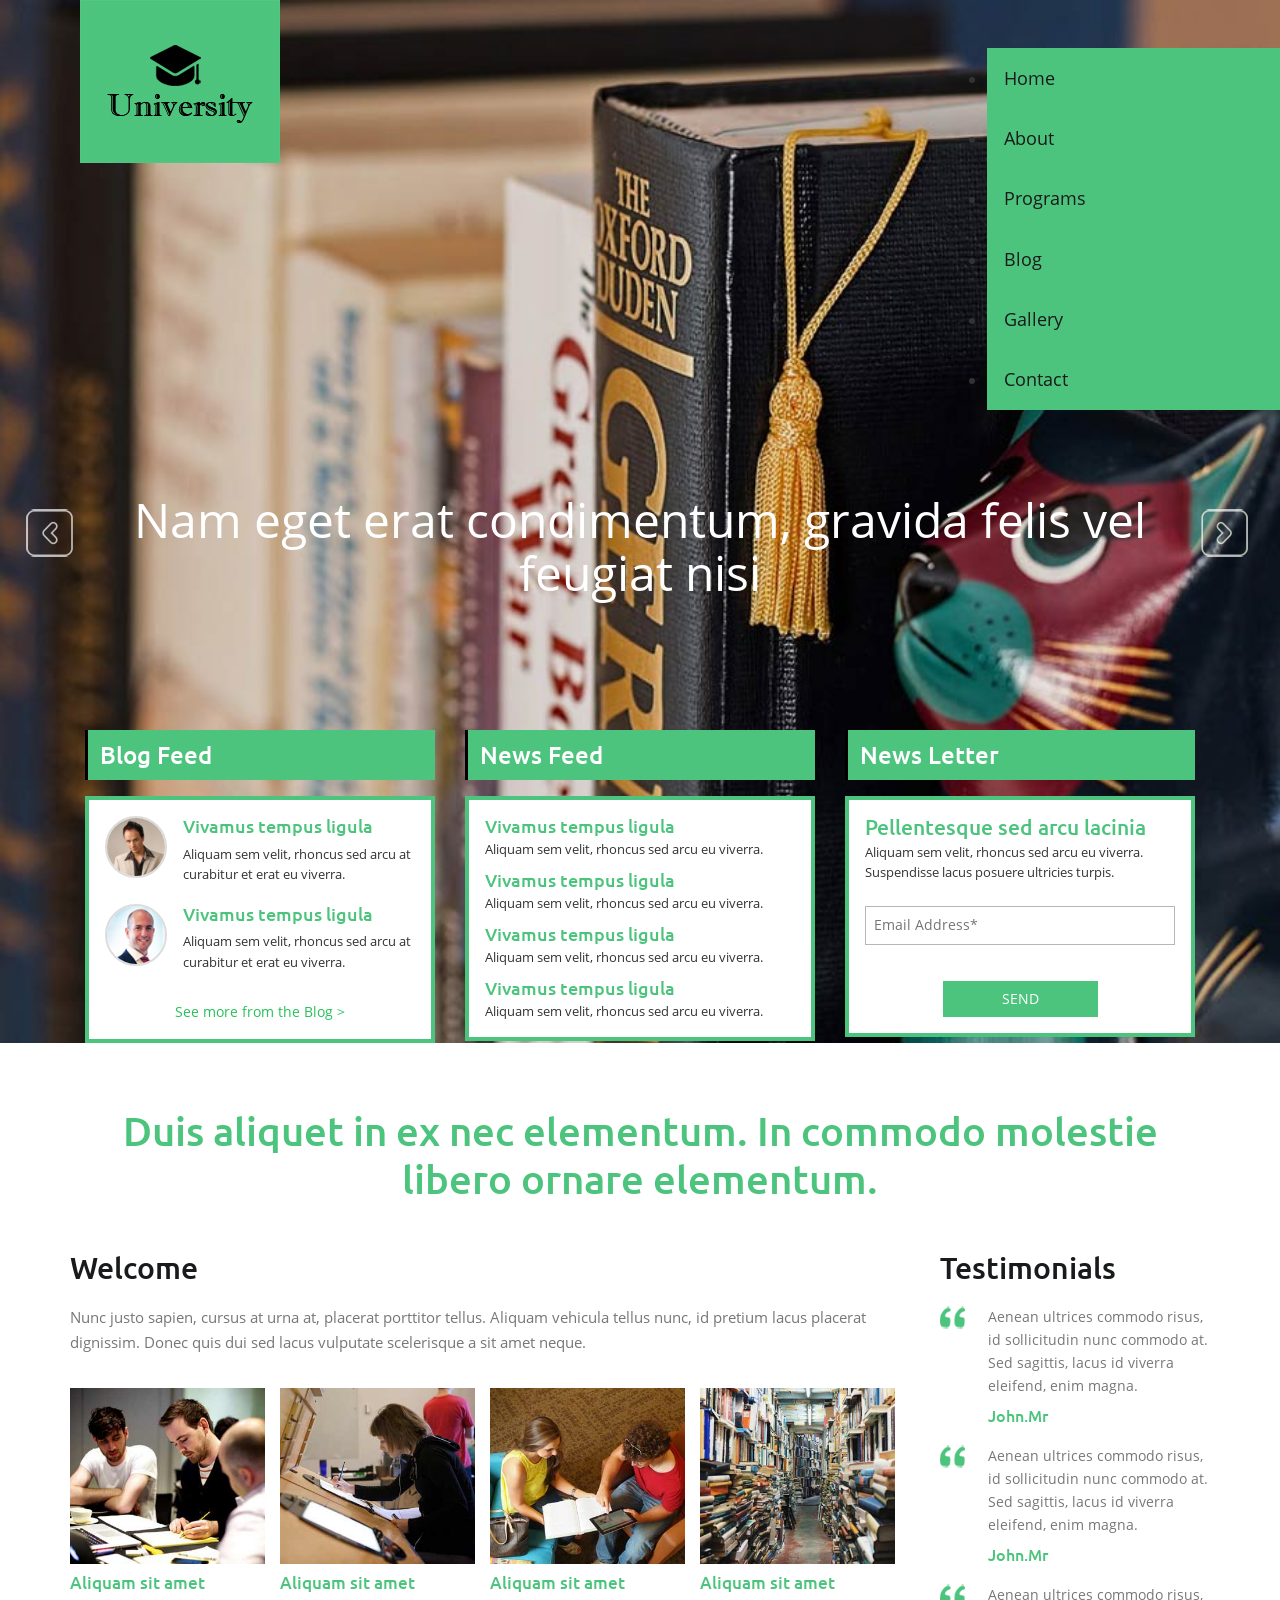
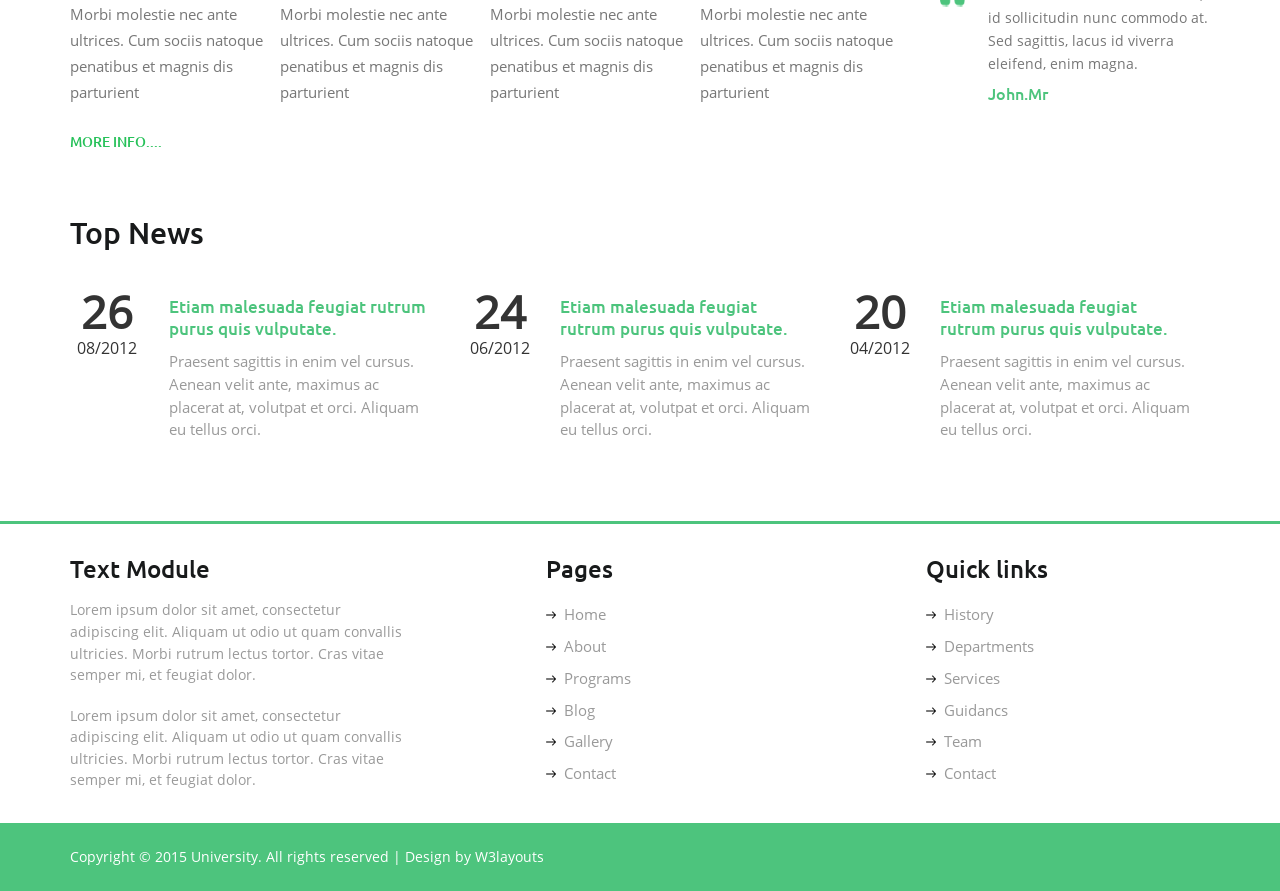
<file: EDUSAT/edusat/Design/index.html>
<!--A Design by W3layouts
Author: W3layout
Author URL: http://w3layouts.com
License: Creative Commons Attribution 3.0 Unported
License URL: http://creativecommons.org/licenses/by/3.0/
-->
<!DOCTYPE HTML>
<html>
<head>
<title>University a Educational Category Flat Bootstarp Responsive Website Template | Home :: w3layouts</title>
<link href="css/bootstrap.css" rel='stylesheet' type='text/css' />
<!-- jQuery (necessary JavaScript plugins) -->
<script src="js/bootstrap.js"></script>
<!-- Custom Theme files -->
<link href="css/style.css" rel='stylesheet' type='text/css' />
<!-- Custom Theme files -->
<!--//theme-style-->
<meta name="viewport" content="width=device-width, initial-scale=1">
<meta http-equiv="Content-Type" content="text/html; charset=utf-8" />
<meta name="keywords" content="University Responsive web template, Bootstrap Web Templates, Flat Web Templates, Andriod Compatible web template, 
Smartphone Compatible web template, free webdesigns for Nokia, Samsung, LG, SonyErricsson, Motorola web design" />
<script type="application/x-javascript"> addEventListener("load", function() { setTimeout(hideURLbar, 0); }, false); function hideURLbar(){ window.scrollTo(0,1); } </script>
<script src="js/jquery.min.js"></script>
 <script src="js/bootstrap.js"></script>

</head>
<body>
<!-- banner -->
<script src="js/responsiveslides.min.js"></script>
<script>  
    $(function () {
      $("#slider").responsiveSlides({
      	auto: true,
      	nav: true,
      	speed: 500,
        namespace: "callbacks",
        pager: true,
      });
    });
  </script>  
<div class="banner">	  
	 <div class="header">
			 <div class="logo">
				 <a href="index.html"><img src="images/logo.jpg" alt=""/></a>
			 </div>
			 <div class="top-menu">
				 <span class="menu"></span>
				 <ul class="navig">
					 <li class="active"><a href="index.html">Home</a></li>
					 <li><a href="about.html">About</a></li>
					 <li><a href="program.html">Programs</a></li>
					 <li><a href="blog.html">Blog</a></li>
					 <li><a href="gallery.html">Gallery</a></li>
					 <li><a href="contact.html">Contact</a></li>
				 </ul>
			 </div>
			  <!-- script-for-menu -->
		 <script>
				$("span.menu").click(function(){
					$("ul.navig").slideToggle("slow" , function(){
					});
				});
		 </script>
		 <!-- script-for-menu -->

			 <div class="clearfix"></div>
	 </div>
	 <div class="slider">
		 <div class="caption">
			 <div class="container">
				  <div class="callbacks_container">
					  <ul class="rslides" id="slider">
						    <li><h3>Nam eget erat condimentum, gravida felis vel feugiat nisi</h3></li>
							<li><h3>Quisque egestas mi tellus porta bibendum dignissim euismod.</h3></li>	
							<li><h3>Aenean nec enim pharetra felis malesuada scelerisque eget at felis.</h3></li>	
					  </ul>	
						<div class="clearfix"></div>
				  </div>
			  </div>
		  </div>
	  </div>
	  <div class="banner-grids">
		  <div class="container">
			 <div class="col-md-4 banner-grid">
				 <h3>Blog Feed</h3>
				 <div class="banner-grid-sec">
					 <div class="grid_info">
						 <div class="blg-pic">
							 <img src="images/m1.jpg" class="img-responsive" alt="">
						 </div>
						 <div class="blg-pic-info">
							 <h4><a href="#">Vivamus tempus ligula</a></h4>
							 <p>Aliquam sem velit, rhoncus sed arcu at curabitur et erat eu viverra.</p>
						 </div>
						 <div class="clearfix"></div>
					 </div>
					 <div class="grid_info">
						 <div class="blg-pic">
							 <img src="images/m2.jpg" class="img-responsive" alt="">
						 </div>
						 <div class="blg-pic-info">
							 <h4><a href="#">Vivamus tempus ligula</a></h4>
							 <p>Aliquam sem velit, rhoncus sed arcu at curabitur et erat eu viverra.</p>
						 </div>
						 <div class="clearfix"></div>
					 </div>
					 <div class="more">
						 <a href="blog.html">See more from the Blog ></a>
					 </div>
				 </div>
			 </div>
			 <div class="col-md-4 banner-grid">
				 <h3>News Feed</h3>
				 <div class="banner-grid-sec">
					 <div class="news-grid">
						 <h4><a href="#">Vivamus tempus ligula</a></h4>
						 <p>Aliquam sem velit, rhoncus sed arcu eu viverra.</p>
					 </div>
					 <div class="news-grid">
						 <h4><a href="#">Vivamus tempus ligula</a></h4>
						 <p>Aliquam sem velit, rhoncus sed arcu eu viverra.</p>
					 </div>
					 <div class="news-grid">
						 <h4><a href="#">Vivamus tempus ligula</a></h4>
						 <p>Aliquam sem velit, rhoncus sed arcu eu viverra.</p>
					 </div>
					 <div class="news-grid">
						 <h4><a href="#">Vivamus tempus ligula</a></h4>
						 <p>Aliquam sem velit, rhoncus sed arcu eu viverra.</p>
					 </div>
				 </div>
			 </div>
			 <div class="col-md-4 banner-grid">
				 <h3>News Letter</h3>
				 <div class="banner-grid-sec news_sec">
					 <div class="news-ltr">
						 <h4><a href="#">Pellentesque sed arcu lacinia</a></h4>
						 <p>Aliquam sem velit, rhoncus sed arcu eu viverra. Suspendisse lacus posuere ultricies turpis.</p>
					 </div>
					 <form>
						 <input type="text" placeholder="Email Address*" required="">
						 <input type="submit" value="SEND">
					 </form>
				 </div>
			 </div>
			 <div class="clearfix"></div>
		  </div>
	  </div>
</div>
<!---->
<div class="welcome">
	 <div class="container">
		 <h2>Duis aliquet in ex nec elementum. In commodo molestie libero ornare elementum.</h2>
		 <div class="welcm_sec">
			 <div class="col-md-9 campus">
				 <div class="campus_head">
					 <h3>Welcome</h3>
					 <p>Nunc justo sapien, cursus at urna at, placerat porttitor tellus. Aliquam vehicula tellus nunc,
					 id pretium lacus placerat dignissim. Donec quis dui sed lacus vulputate scelerisque a sit amet neque.</p>
				 </div>
				 <div class="col-md-3 wel_grid">
					 <img src="images/w1.jpg" class="img-responsive" alt=""/>
					 <h5><a href="#">Aliquam sit amet</a></h5>
					 <p>Morbi molestie nec ante ultrices. Cum sociis natoque penatibus et magnis dis parturient</p>
				 </div>
				 <div class="col-md-3 wel_grid">
					 <img src="images/w3.jpg" class="img-responsive" alt=""/>
					 <h5><a href="#">Aliquam sit amet</a></h5>
					 <p>Morbi molestie nec ante ultrices. Cum sociis natoque penatibus et magnis dis parturient</p>
				 </div>
				 <div class="col-md-3 wel_grid">
					 <img src="images/w2.jpg" class="img-responsive" alt=""/>
					 <h5><a href="#">Aliquam sit amet</a></h5>
					 <p>Morbi molestie nec ante ultrices. Cum sociis natoque penatibus et magnis dis parturient</p>
				 </div>
				 <div class="col-md-3 wel_grid">
					 <img src="images/w4.jpg" class="img-responsive" alt=""/>
					 <h5><a href="#">Aliquam sit amet</a></h5>
					 <p>Morbi molestie nec ante ultrices. Cum sociis natoque penatibus et magnis dis parturient</p>
				 </div>
				 <div class="clearfix"></div>
				 <div class="more_info">
						 <a href="blog.html">More Info....</a>
				 </div>
			 </div>
			 <div class="col-md-3 testimonal">
					<h3>Testimonials</h3>
					<div class="testimnl-grid">
						 <a href="#"><p>Aenean ultrices commodo risus, id sollicitudin nunc commodo at. Sed sagittis, lacus id viverra eleifend, enim magna.</p></a>
						 <h5>John.Mr</h5>
					</div>
					<div class="testimnl-grid">
						 <a href="#"><p>Aenean ultrices commodo risus, id sollicitudin nunc commodo at. Sed sagittis, lacus id viverra eleifend, enim magna.</p></a>
						 <h5>John.Mr</h5>
					</div>
					<div class="testimnl-grid">
						 <a href="#"><p>Aenean ultrices commodo risus, id sollicitudin nunc commodo at. Sed sagittis, lacus id viverra eleifend, enim magna.</p></a>
						 <h5>John.Mr</h5>
					</div>
			 </div>
			 <div class="clearfix"></div>
		 </div>
	 </div>
</div>
<!---->
<div class="news">
	 <div class="container">
		 <h3>Top News</h3>
		  <div class="event-grids">			
		     <div class="col-md-4 event-grid">
				 <div class="date">
				     <h4>26</h4>
					 <span>08/2012</span>
				 </div>				 
			     <div class="event-info">
					  <h5><a href="#">Etiam malesuada feugiat rutrum purus quis vulputate.</a></h5>
						<p>Praesent sagittis in enim vel cursus. Aenean velit ante, maximus ac placerat at, 
						volutpat et orci. Aliquam eu tellus orci.</p>					
				 </div>
				 <div class="clearfix"></div>				 			 
			 </div>
			 <div class="col-md-4 event-grid">
				 <div class="date">
				     <h4>24</h4>
					 <span>06/2012</span>
				 </div>				 
			     <div class="event-info">
					  <h5><a href="#">Etiam malesuada feugiat rutrum purus quis vulputate.</a></h5>
						<p>Praesent sagittis in enim vel cursus. Aenean velit ante, maximus ac placerat at, 
						volutpat et orci. Aliquam eu tellus orci.</p>					
				 </div>
				 <div class="clearfix"></div>				 			 
			 </div>
			 <div class="col-md-4 event-grid">
				 <div class="date">
				     <h4>20</h4>
					 <span>04/2012</span>
				 </div>				 
			     <div class="event-info">
					  <h5><a href="#">Etiam malesuada feugiat rutrum purus quis vulputate.</a></h5>
						<p>Praesent sagittis in enim vel cursus. Aenean velit ante, maximus ac placerat at, 
						volutpat et orci. Aliquam eu tellus orci.</p>					
				 </div>
				 <div class="clearfix"></div>				 			 
			 </div>
			 <div class="clearfix"></div>	
		 </div>
	 </div>
</div>
<!---->
<div class="footer">
	 <div class="container">
		 <div class="ftr-sec">
			 <div class="col-md-4 ftr-grid">
				 <h3>Text Module</h3>
				 <p>Lorem ipsum dolor sit amet, consectetur adipiscing elit. Aliquam ut odio ut quam convallis ultricies. Morbi rutrum lectus tortor. Cras vitae semper mi, et feugiat dolor.</p>
				 <p>Lorem ipsum dolor sit amet, consectetur adipiscing elit. Aliquam ut odio ut quam convallis ultricies. Morbi rutrum lectus tortor. Cras vitae semper mi, et feugiat dolor.</p>
			 </div>
			 <div class="col-md-4 ftr-grid2">
				 <h3>Pages</h3>
				 <ul>
					 <li><a href="index.html"><span></span>Home</a></li>
					 <li><a href="about.html"><span></span>About</a></li>
					 <li><a href="program.html"><span></span>Programs</a></li>
					 <li><a href="blog.html"><span></span>Blog</a></li>	
					 <li><a href="gallery.html"><span></span>Gallery</a></li>
					 <li><a href="contact.html"><span></span>Contact</a></li>
				 </ul>
			 </div>
			 <div class="col-md-4 ftr-grid3">
				 <h3>Quick links</h3>
				 <ul>
					 <li><a href="about.html"><span></span>History</a></li>
					 <li><a href="about.html"><span></span>Departments</a></li>
					 <li><a href="gallery.html"><span></span>Services</a></li>
					 <li><a href="blog.html"><span></span>Guidancs</a></li>	
					 <li><a href="about.html"><span></span>Team</a></li>
					 <li><a href="contact.html"><span></span>Contact</a></li>
				 </ul>
			 </div>
			 <div class="clearfix"></div>
		 </div>
	 </div>
</div>
<!---->
<div class="copywrite">
	 <div class="container">
		 <p>Copyright © 2015 University. All rights reserved | Design by <a href="http://w3layouts.com">W3layouts</a></p>
	 </div>
</div>
<!---->
</body>
</html>
</file>
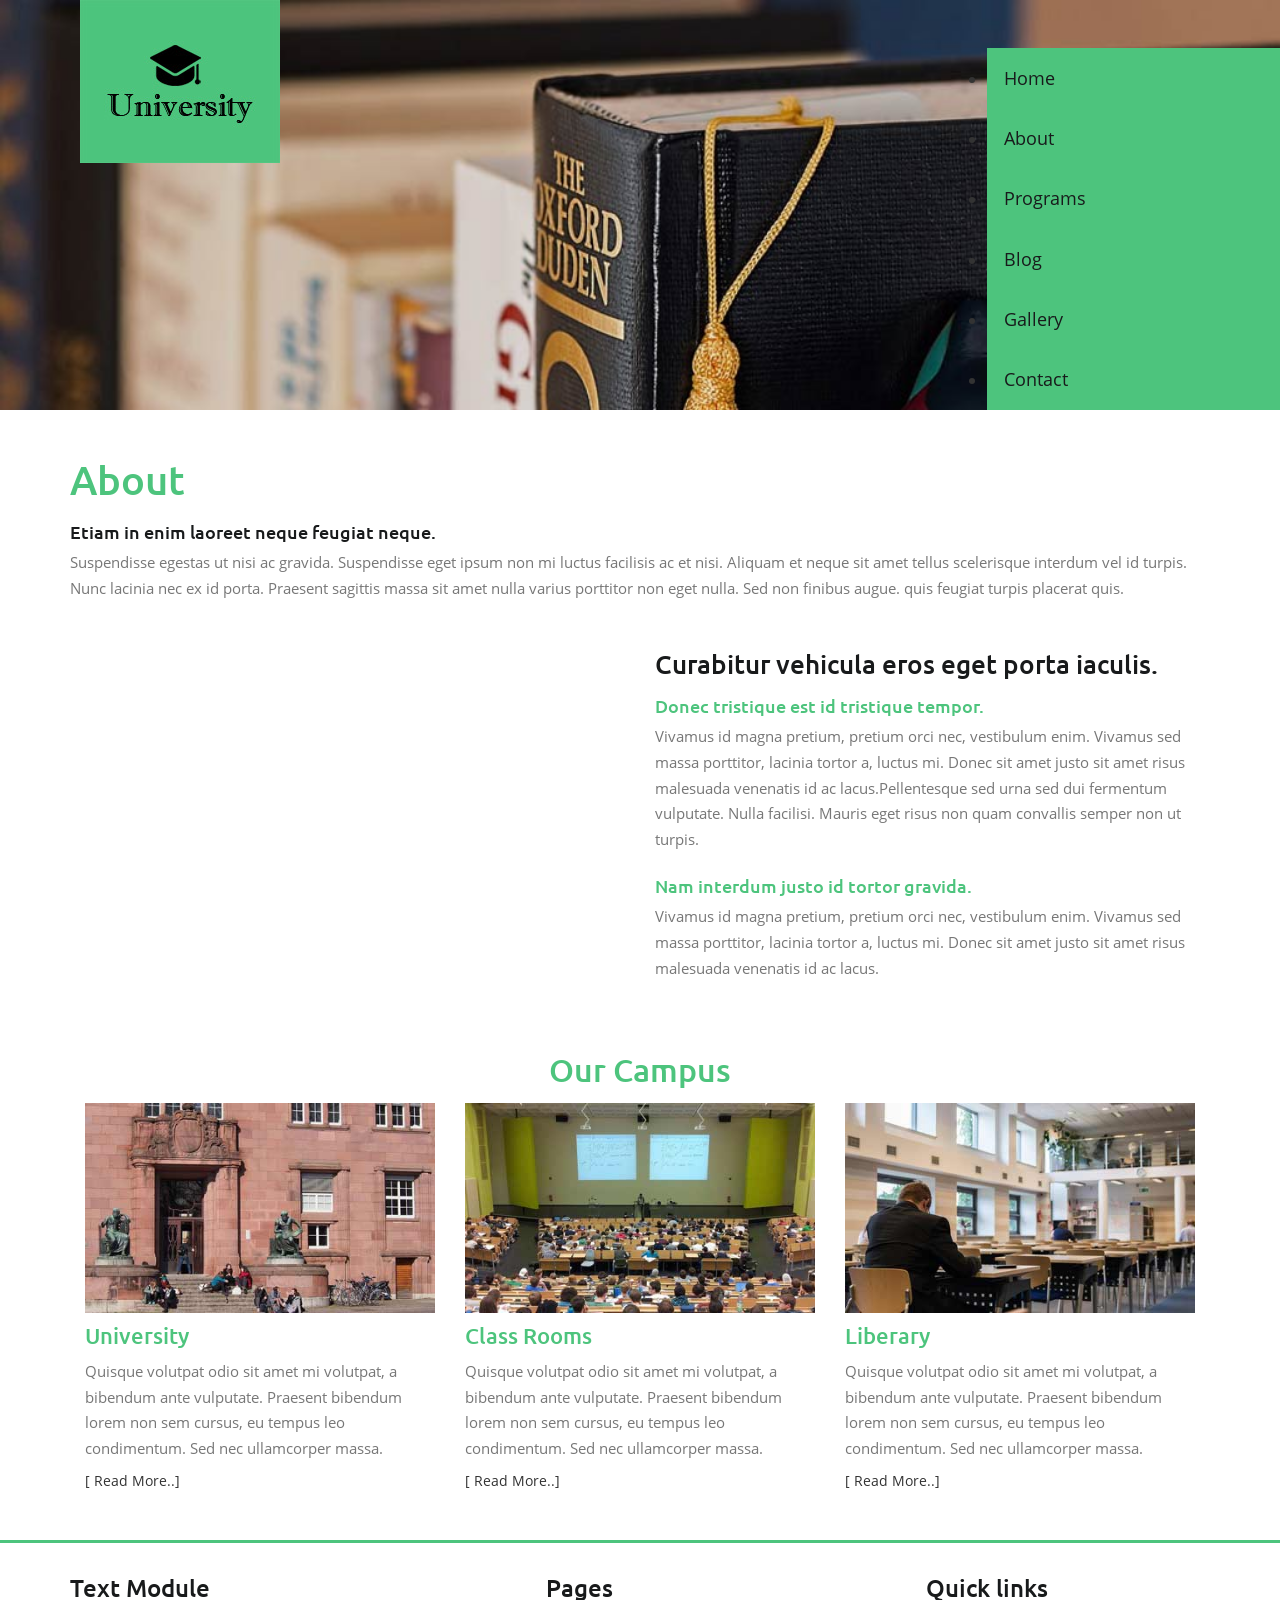
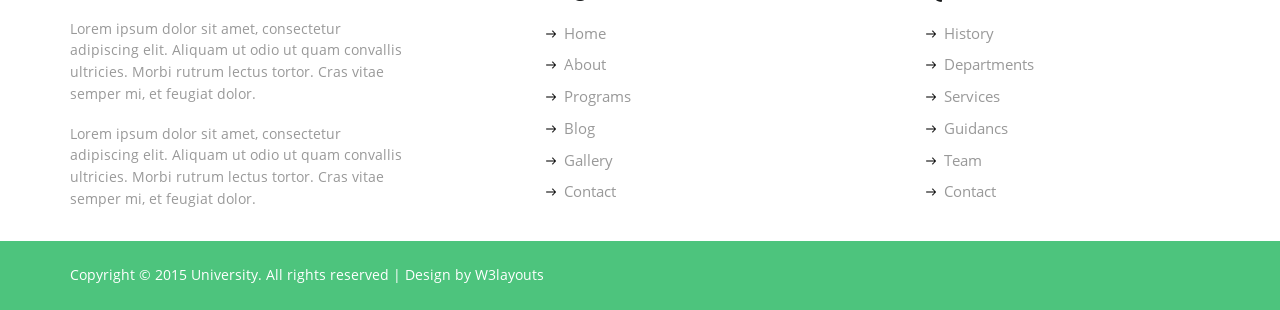
<file: EDUSAT/edusat/Design/about.html>
﻿<!--A Design by W3layouts
Author: W3layout
Author URL: http://w3layouts.com
License: Creative Commons Attribution 3.0 Unported
License URL: http://creativecommons.org/licenses/by/3.0/
-->
<!DOCTYPE HTML>
<html>
<head>
<title>University a Educational Category Flat Bootstarp Responsive Website Template | About :: w3layouts</title>
<link href="css/bootstrap.css" rel='stylesheet' type='text/css' />
<!-- jQuery (necessary JavaScript plugins) -->
<script src="js/bootstrap.js"></script>
<!-- Custom Theme files -->
<link href="css/style.css" rel='stylesheet' type='text/css' />
<!-- Custom Theme files -->
<!--//theme-style-->
<meta name="viewport" content="width=device-width, initial-scale=1">
<meta http-equiv="Content-Type" content="text/html; charset=utf-8" />
<meta name="keywords" content="University Responsive web template, Bootstrap Web Templates, Flat Web Templates, Andriod Compatible web template, 
Smartphone Compatible web template, free webdesigns for Nokia, Samsung, LG, SonyErricsson, Motorola web design" />
<script type="application/x-javascript"> addEventListener("load", function() { setTimeout(hideURLbar, 0); }, false); function hideURLbar(){ window.scrollTo(0,1); } </script>
<script src="js/jquery.min.js"></script>
 <script src="js/bootstrap.js"></script>

</head>
<body>
<!-- banner --> 
<div class="banner2">	  
	 <div class="header">
			 <div class="logo">
				 <a href="index.html"><img src="images/logo.jpg" alt=""/></a>
			 </div>
			 <div class="top-menu">
				 <span class="menu"></span>
				 <ul class="navig">
					 <li><a href="index.html">Home</a></li>
					 <li class="active"><a href="about.html">About</a></li>
					 <li><a href="program.html">Programs</a></li>
					 <li><a href="blog.html">Blog</a></li>
					 <li><a href="gallery.html">Gallery</a></li>
					 <li><a href="contact.html">Contact</a></li>
				 </ul>
			 </div>
			 <!-- script-for-menu -->
		 <script>
				$("span.menu").click(function(){
					$("ul.navig").slideToggle("slow" , function(){
					});
				});
		 </script>
		 <!-- script-for-menu -->
			 <div class="clearfix"></div>
	 </div>	  
</div>
<!---->
<div class="about-sec">
	 <div class="container">
		  <div class="about-head">
			<h2>About</h2>
			<h4>Etiam in enim laoreet neque feugiat neque.</h4>
			<p>Suspendisse egestas ut nisi ac gravida. Suspendisse eget ipsum non mi luctus facilisis ac et nisi. 
			Aliquam et neque sit amet tellus scelerisque interdum vel id turpis. Nunc lacinia nec ex id porta. Praesent sagittis massa sit amet nulla varius porttitor non eget nulla. Sed non finibus augue.
			quis feugiat turpis placerat quis.</p>	
		  </div>
		  <div class="video-grid">
			 <div class="col-md-6 video">
				 <iframe src="https://player.vimeo.com/video/78554725?color=741731&title=0&byline=0&portrait=0" frameborder="0" webkitallowfullscreen mozallowfullscreen allowfullscreen></iframe> 
			 </div>
			 <div class="col-md-6 video-info">
				 <h3>Curabitur vehicula eros eget porta iaculis.</h3>
				 <h4>Donec tristique est id tristique tempor.</h4>
				 <p>Vivamus id magna pretium, pretium orci nec, vestibulum enim. Vivamus sed massa porttitor, lacinia tortor a, luctus mi. 
				 Donec sit amet justo sit amet risus malesuada venenatis id ac lacus.Pellentesque sed urna sed dui fermentum vulputate. Nulla facilisi. Mauris eget risus non quam convallis semper non ut turpis.</p>
				 <h4>Nam interdum justo id tortor gravida.</h4>
				 <p>Vivamus id magna pretium, pretium orci nec, vestibulum enim. Vivamus sed massa porttitor, lacinia tortor a, luctus mi. 
				 Donec sit amet justo sit amet risus malesuada venenatis id ac lacus.</p>
			 </div>
			 <div class="clearfix"></div>
		  </div>
		  <div class="our_work">
			 <h3>Our Campus</h3>
			 <div class="blog-section">				 
					 <div class="col-md-4 camp-grid">
						 <a href="single.html"><img src="images/u1.jpg" class="img-responsive" alt=""/></a>
						 <h4><a href="single.html">University</a></h4>
						 <p>Quisque volutpat odio sit amet mi volutpat, a bibendum ante vulputate. Praesent bibendum lorem 
						 non sem cursus, eu tempus leo condimentum. Sed nec ullamcorper massa.</p>
						 <a href="single.html" class="more">[ Read More..]</a>
					 </div>
					 <div class="col-md-4 camp-grid">
						 <a href="single.html"><img src="images/u2.jpg" class="img-responsive" alt=""/></a>
						 <h4><a href="single.html">Class Rooms</a></h4>
						 <p>Quisque volutpat odio sit amet mi volutpat, a bibendum ante vulputate. Praesent bibendum lorem 
						 non sem cursus, eu tempus leo condimentum. Sed nec ullamcorper massa.</p>
						 <a href="single.html" class="more">[ Read More..]</a>
					 </div>
					 <div class="col-md-4 camp-grid">
						 <a href="single.html"><img src="images/u3.jpg" class="img-responsive" alt=""/></a>
						 <h4><a href="single.html">Liberary</a></h4>
						 <p>Quisque volutpat odio sit amet mi volutpat, a bibendum ante vulputate. Praesent bibendum lorem 
						 non sem cursus, eu tempus leo condimentum. Sed nec ullamcorper massa.</p>
						 <a href="single.html" class="more">[ Read More..]</a>
					 </div>
				  <div class="clearfix"></div>				
			 </div>
		 </div>
	</div>
</div>

<!---->
<div class="footer">
	 <div class="container">
		 <div class="ftr-sec">
			 <div class="col-md-4 ftr-grid">
				 <h3>Text Module</h3>
				 <p>Lorem ipsum dolor sit amet, consectetur adipiscing elit. Aliquam ut odio ut quam convallis ultricies. Morbi rutrum lectus tortor. Cras vitae semper mi, et feugiat dolor.</p>
				 <p>Lorem ipsum dolor sit amet, consectetur adipiscing elit. Aliquam ut odio ut quam convallis ultricies. Morbi rutrum lectus tortor. Cras vitae semper mi, et feugiat dolor.</p>
			 </div>
			 <div class="col-md-4 ftr-grid2">
				 <h3>Pages</h3>
				 <ul>
					 <li><a href="index.html"><span></span>Home</a></li>
					 <li><a href="about.html"><span></span>About</a></li>
					 <li><a href="program.html"><span></span>Programs</a></li>
					 <li><a href="blog.html"><span></span>Blog</a></li>	
					 <li><a href="gallery.html"><span></span>Gallery</a></li>
					 <li><a href="contact.html"><span></span>Contact</a></li>
				 </ul>
			 </div>
			 <div class="col-md-4 ftr-grid3">
				 <h3>Quick links</h3>
				 <ul>
					 <li><a href="about.html"><span></span>History</a></li>
					 <li><a href="about.html"><span></span>Departments</a></li>
					 <li><a href="gallery.html"><span></span>Services</a></li>
					 <li><a href="blog.html"><span></span>Guidancs</a></li>	
					 <li><a href="about.html"><span></span>Team</a></li>
					 <li><a href="contact.html"><span></span>Contact</a></li>
				 </ul>
			 </div>
			 <div class="clearfix"></div>
		 </div>
	 </div>
</div>
<!---->
<div class="copywrite">
	 <div class="container">
		 <p>Copyright © 2015 University. All rights reserved | Design by <a href="http://w3layouts.com">W3layouts</a></p>
	 </div>
</div>
<!---->
</body>
</html>
</file>
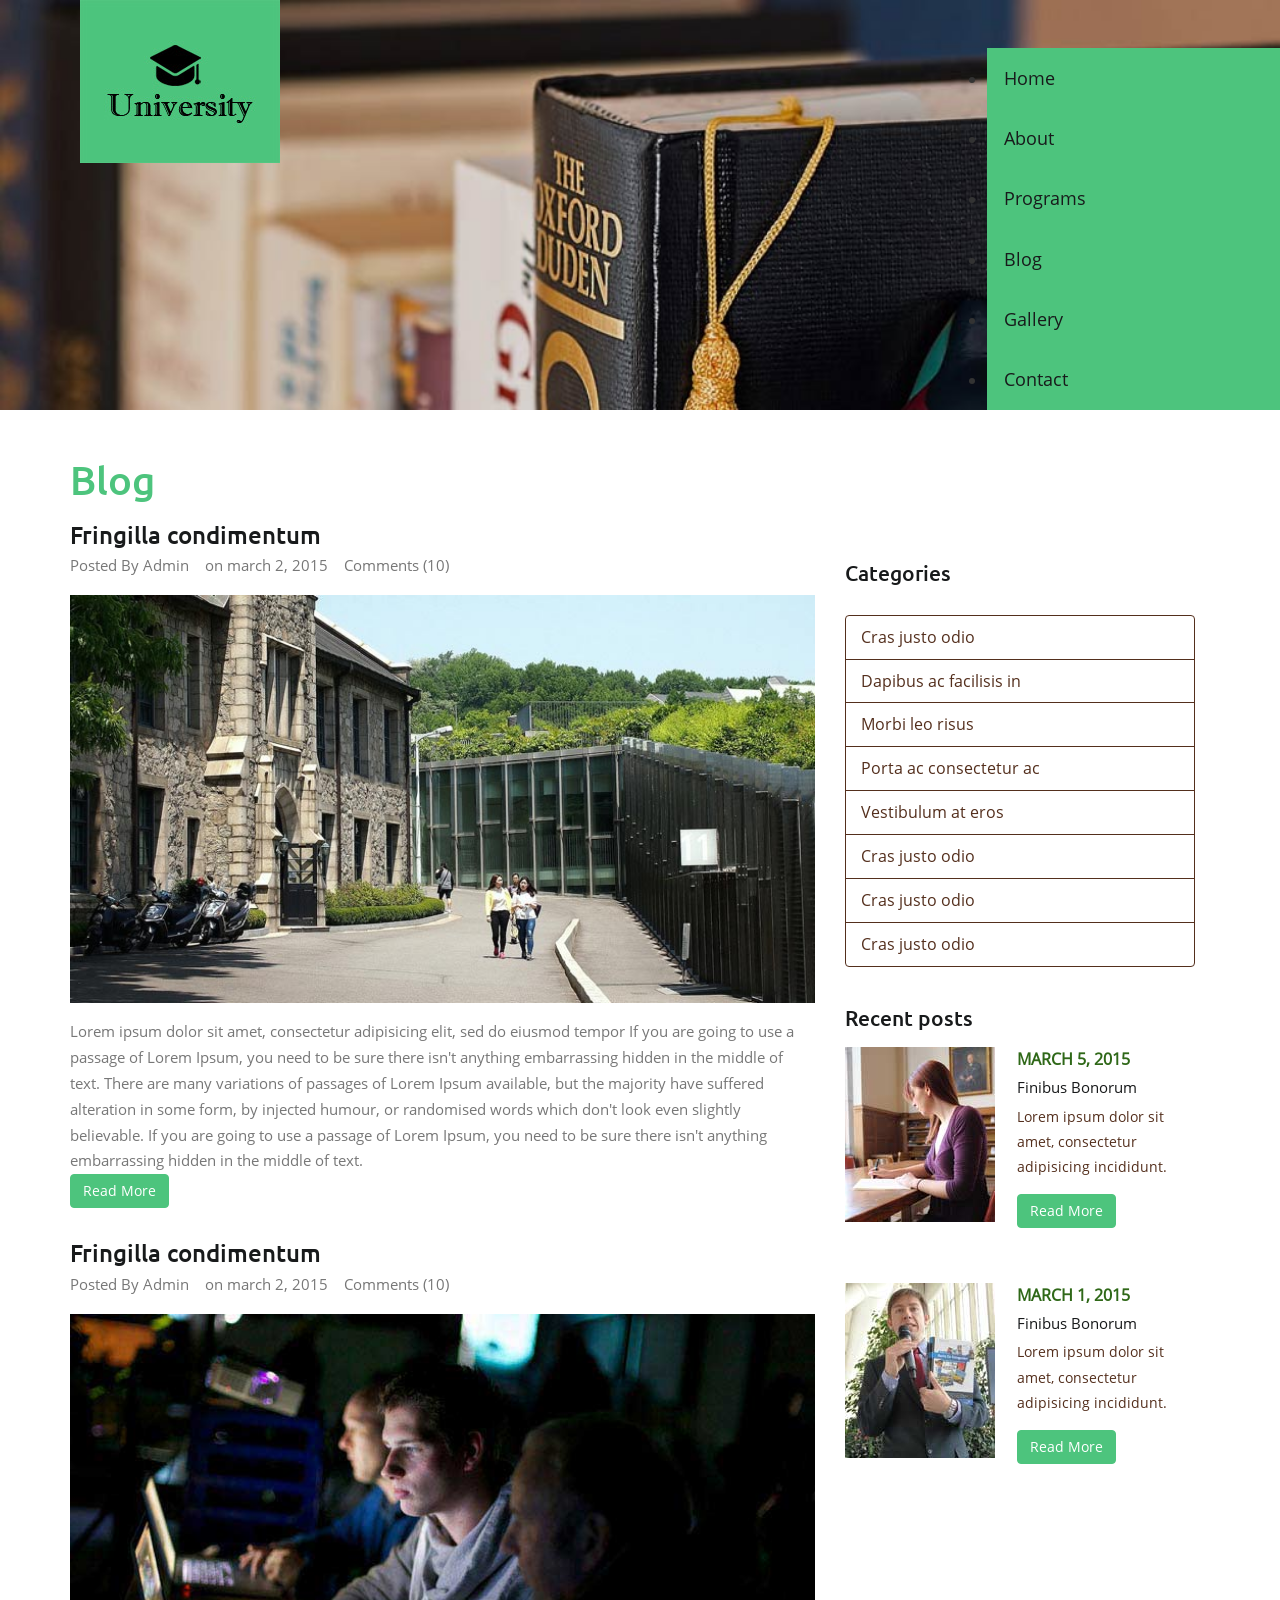
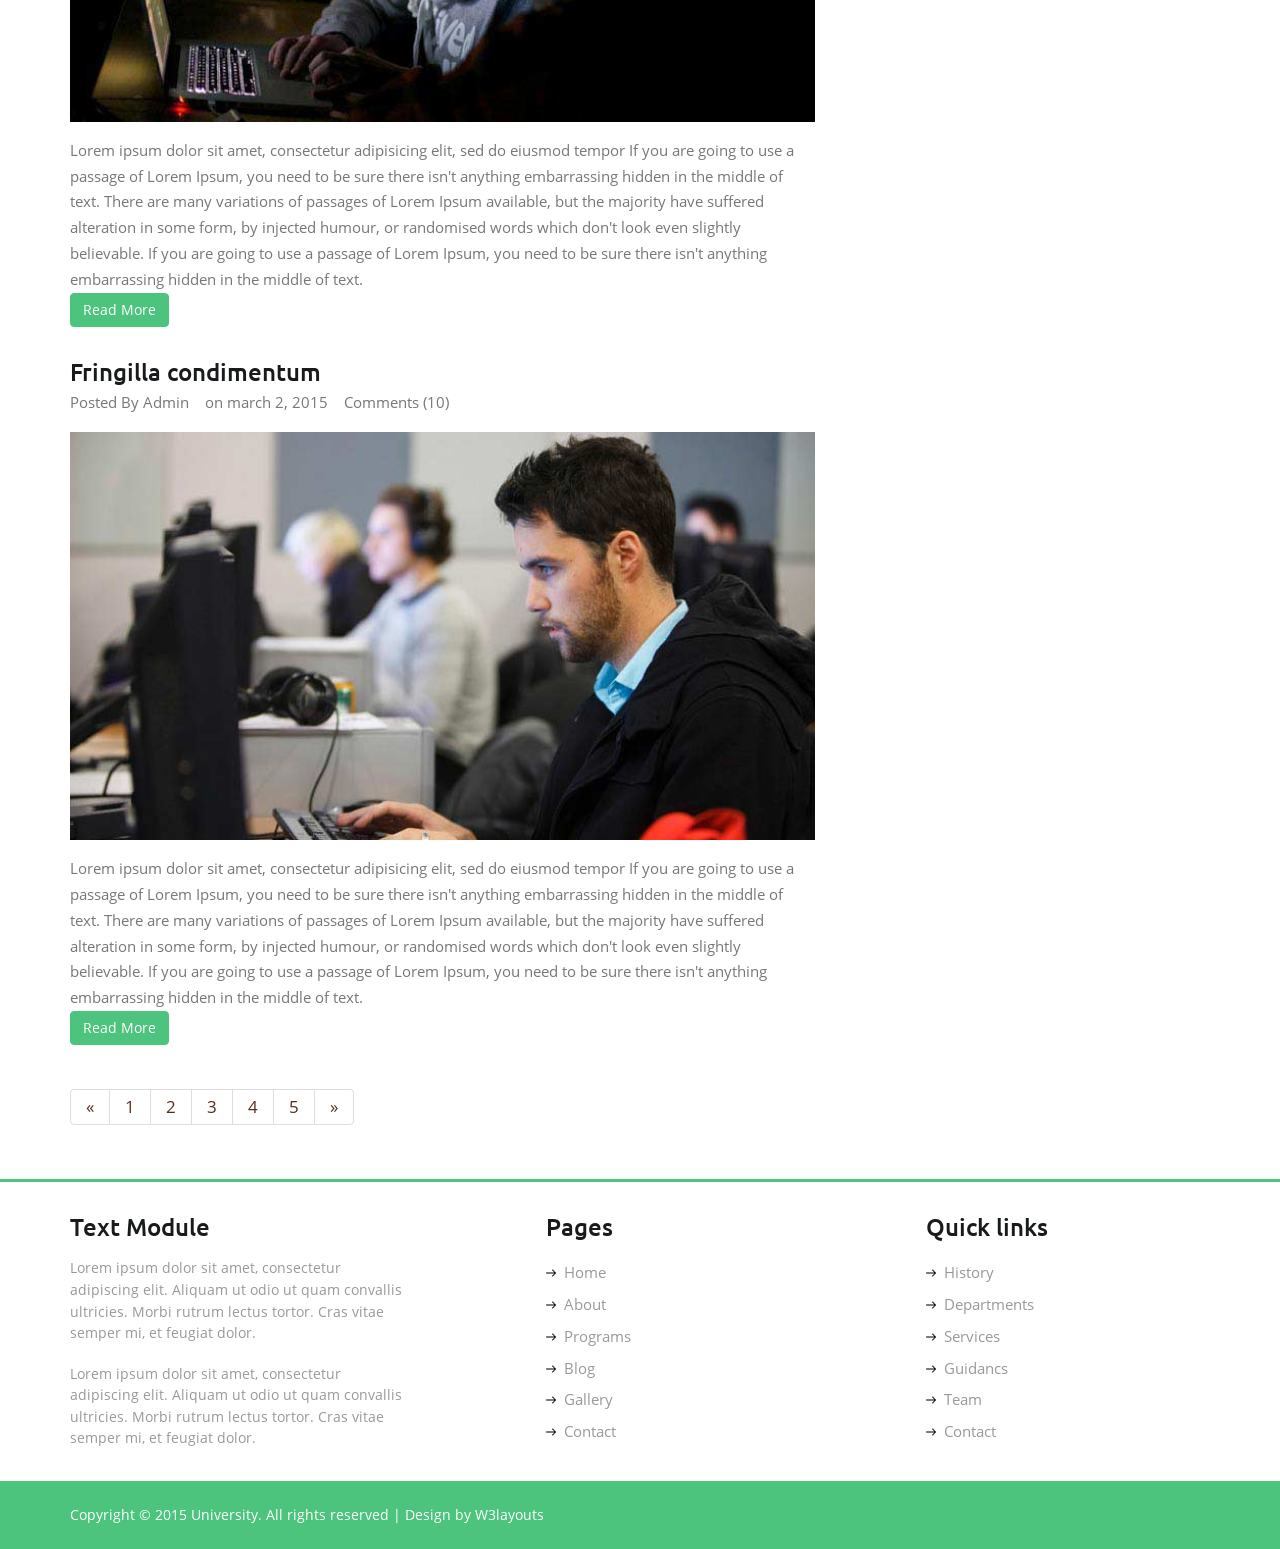
<file: EDUSAT/edusat/Design/blog.html>
<!--A Design by W3layouts
Author: W3layout
Author URL: http://w3layouts.com
License: Creative Commons Attribution 3.0 Unported
License URL: http://creativecommons.org/licenses/by/3.0/
-->
<!DOCTYPE HTML>
<html>
<head>
<title>University a Educational Category Flat Bootstarp Responsive Website Template | Blog :: w3layouts</title>
<link href="css/bootstrap.css" rel='stylesheet' type='text/css' />
<!-- jQuery (necessary JavaScript plugins) -->
<script src="js/bootstrap.js"></script>
<!-- Custom Theme files -->
<link rel="stylesheet" href="css/touchTouch.css" type="text/css" media="all" />
<link href="css/style.css" rel='stylesheet' type='text/css' />
<!-- Custom Theme files -->
<!--//theme-style-->
<meta name="viewport" content="width=device-width, initial-scale=1">
<meta http-equiv="Content-Type" content="text/html; charset=utf-8" />
<meta name="keywords" content="University Responsive web template, Bootstrap Web Templates, Flat Web Templates, Andriod Compatible web template, 
Smartphone Compatible web template, free webdesigns for Nokia, Samsung, LG, SonyErricsson, Motorola web design" />
<script type="application/x-javascript"> addEventListener("load", function() { setTimeout(hideURLbar, 0); }, false); function hideURLbar(){ window.scrollTo(0,1); } </script>
<script src="js/jquery.min.js"></script>
 <script src="js/bootstrap.js"></script>

</head>
<body>
<!-- banner --> 
<div class="banner2">	  
	 <div class="header">
			 <div class="logo">
				 <a href="index.html"><img src="images/logo.jpg" alt=""/></a>
			 </div>
			 <div class="top-menu">
				 <span class="menu"></span>
				 <ul class="navig">
					 <li><a href="index.html">Home</a></li>
					 <li><a href="about.html">About</a></li>
					 <li><a href="program.html">Programs</a></li>
					 <li class="active"><a href="blog.html">Blog</a></li>
					 <li><a href="gallery.html">Gallery</a></li>
					 <li><a href="contact.html">Contact</a></li>
				 </ul>
			 </div>
			 <!-- script-for-menu -->
		 <script>
				$("span.menu").click(function(){
					$("ul.navig").slideToggle("slow" , function(){
					});
				});
		 </script>
		 <!-- script-for-menu -->
			 <div class="clearfix"></div>
	 </div>	  
</div>
<!---->
<!-- blog-page -->
<div class="blog">
		<div class="container">
			<div class="blog-head">
				<h2>Blog</h2>
			</div>
			<div class="col-md-8 blog-left" >
				<div class="blog-info">
					<h3><a href="single.html">Fringilla condimentum</a></h3>
					<p>Posted By <a href="#">Admin</a> &nbsp;&nbsp; on march 2, 2015 &nbsp;&nbsp; <a href="#">Comments (10)</a></p>
					<div class="blog-info-text">
						<div class="blog-img">
							<a href="single.html"> <img src="images/img12.jpg" class="img-responsive zoom-img" alt=""/></a>
						</div>
						<p class="snglp">Lorem ipsum dolor sit amet, consectetur adipisicing elit, sed do eiusmod tempor If you are going to use a passage of Lorem Ipsum,
							you need to be sure there isn't anything embarrassing hidden in the middle of text. 
							There are many variations of passages of Lorem Ipsum available, but the majority have suffered alteration  
							in some form, by injected humour, or randomised words which don't look even slightly believable. If you are going to use a passage of Lorem Ipsum,
							you need to be sure there isn't anything embarrassing hidden in the middle of text.</p>
						<a href="single.html" class="btn btn-primary hvr-rectangle-in">Read More</a>
					</div>	
				</div>
				<div class="blog-info">
					<h3><a href="single.html">Fringilla condimentum</a></h3>
					<p>Posted By <a href="#">Admin</a> &nbsp;&nbsp; on march 2, 2015 &nbsp;&nbsp; <a href="#">Comments (10)</a></p>
					<div class="blog-info-text">
						<div class="blog-img">
							<a href="single.html"> <img src="images/img13.jpg" class="img-responsive zoom-img" alt=""/></a>
						</div>
						<p class="snglp">Lorem ipsum dolor sit amet, consectetur adipisicing elit, sed do eiusmod tempor If you are going to use a passage of Lorem Ipsum,
							you need to be sure there isn't anything embarrassing hidden in the middle of text. 
							There are many variations of passages of Lorem Ipsum available, but the majority have suffered alteration  
							in some form, by injected humour, or randomised words which don't look even slightly believable. If you are going to use a passage of Lorem Ipsum,
							you need to be sure there isn't anything embarrassing hidden in the middle of text.</p>
						<a href="single.html" class="btn btn-primary hvr-rectangle-in">Read More</a>
					</div>	
				</div>	
				<div class="blog-info">
					<h3><a href="single.html">Fringilla condimentum</a></h3>
					<p>Posted By <a href="#">Admin</a> &nbsp;&nbsp; on march 2, 2015 &nbsp;&nbsp; <a href="#">Comments (10)</a></p>
					<div class="blog-info-text">
						<div class="blog-img">
							<a href="single.html"> <img src="images/img14.jpg" class="img-responsive zoom-img" alt=""/></a>
						</div>
						<p class="snglp">Lorem ipsum dolor sit amet, consectetur adipisicing elit, sed do eiusmod tempor If you are going to use a passage of Lorem Ipsum,
							you need to be sure there isn't anything embarrassing hidden in the middle of text. 
							There are many variations of passages of Lorem Ipsum available, but the majority have suffered alteration  
							in some form, by injected humour, or randomised words which don't look even slightly believable. If you are going to use a passage of Lorem Ipsum,
							you need to be sure there isn't anything embarrassing hidden in the middle of text.</p>
						<a href="single.html" class="btn btn-primary hvr-rectangle-in">Read More</a>
					</div>	
				</div>	
				
			</div>	
			<div class="col-md-4 single-page-right">
				<div class="category blog-ctgry">
					<h4>Categories</h4>
					<div class="list-group">
						<a href="single.html" class="list-group-item">Cras justo odio</a>
						<a href="single.html" class="list-group-item">Dapibus ac facilisis in</a>
						<a href="single.html" class="list-group-item">Morbi leo risus</a>
						<a href="single.html" class="list-group-item">Porta ac consectetur ac</a>
						<a href="single.html" class="list-group-item">Vestibulum at eros</a>
						<a href="single.html" class="list-group-item">Cras justo odio</a>
						<a href="single.html" class="list-group-item">Cras justo odio</a>
						<a href="single.html" class="list-group-item">Cras justo odio</a>
					</div>
				</div>	
				<div class="recent-posts">
					<h4>Recent posts</h4>
					<div class="recent-posts-info">
						<div class="posts-left sngl-img">
							<a href="single.html"> <img src="images/img16.jpg" class="img-responsive zoom-img" alt=""/> </a>
						</div>
						<div class="posts-right">
							<label>MARCH 5, 2015</label>
							<h5><a href="single.html">Finibus Bonorum</a></h5>
							<p>Lorem ipsum dolor sit amet, consectetur adipisicing incididunt.</p>
							<a href="single.html" class="btn btn-primary hvr-rectangle-in">Read More</a>
						</div>
						<div class="clearfix"> </div>
					</div>	
					<div class="recent-posts-info">
						<div class="posts-left sngl-img">
							<a href="single.html"> <img src="images/img17.jpg" class="img-responsive zoom-img" alt=""/></a>
						</div>
						<div class="posts-right">
							<label>MARCH 1, 2015</label>
							<h5><a href="single.html">Finibus Bonorum</a></h5>
							<p>Lorem ipsum dolor sit amet, consectetur adipisicing incididunt.</p>
							<a href="single.html" class="btn btn-primary hvr-rectangle-in">Read More</a>
						</div>
						<div class="clearfix"> </div>
					</div>
					<div class="clearfix"> </div>
				</div>				
			</div>
			<div class="clearfix"> </div>
			<nav>
				<ul class="pagination">
					<li>
						<a href="#" aria-label="Previous">
							<span aria-hidden="true">&laquo;</span>
						</a>
					</li>
					<li><a href="#">1</a></li>
					<li><a href="#">2</a></li>
					<li><a href="#">3</a></li>
					<li><a href="#">4</a></li>
					<li><a href="#">5</a></li>
					<li>
						<a href="#" aria-label="Next">
							<span aria-hidden="true">&raquo;</span>
						</a>
					</li>
				</ul>
			</nav>
		</div>	
	</div>	
	<!--//blog-->

<!---->
<div class="footer">
	 <div class="container">
		 <div class="ftr-sec">
			 <div class="col-md-4 ftr-grid">
				 <h3>Text Module</h3>
				 <p>Lorem ipsum dolor sit amet, consectetur adipiscing elit. Aliquam ut odio ut quam convallis ultricies. Morbi rutrum lectus tortor. Cras vitae semper mi, et feugiat dolor.</p>
				 <p>Lorem ipsum dolor sit amet, consectetur adipiscing elit. Aliquam ut odio ut quam convallis ultricies. Morbi rutrum lectus tortor. Cras vitae semper mi, et feugiat dolor.</p>
			 </div>
			 <div class="col-md-4 ftr-grid2">
				 <h3>Pages</h3>
				 <ul>
					 <li><a href="index.html"><span></span>Home</a></li>
					 <li><a href="about.html"><span></span>About</a></li>
					 <li><a href="program.html"><span></span>Programs</a></li>
					 <li><a href="blog.html"><span></span>Blog</a></li>	
					 <li><a href="gallery.html"><span></span>Gallery</a></li>
					 <li><a href="contact.html"><span></span>Contact</a></li>
				 </ul>
			 </div>
			 <div class="col-md-4 ftr-grid3">
				 <h3>Quick links</h3>
				 <ul>
					 <li><a href="about.html"><span></span>History</a></li>
					 <li><a href="about.html"><span></span>Departments</a></li>
					 <li><a href="gallery.html"><span></span>Services</a></li>
					 <li><a href="blog.html"><span></span>Guidancs</a></li>	
					 <li><a href="about.html"><span></span>Team</a></li>
					 <li><a href="contact.html"><span></span>Contact</a></li>
				 </ul>
			 </div>
			 <div class="clearfix"></div>
		 </div>
	 </div>
</div>
<!---->
<div class="copywrite">
	 <div class="container">
		 <p>Copyright © 2015 University. All rights reserved | Design by <a href="http://w3layouts.com">W3layouts</a></p>
	 </div>
</div>
<!---->
</body>
</html>
</file>
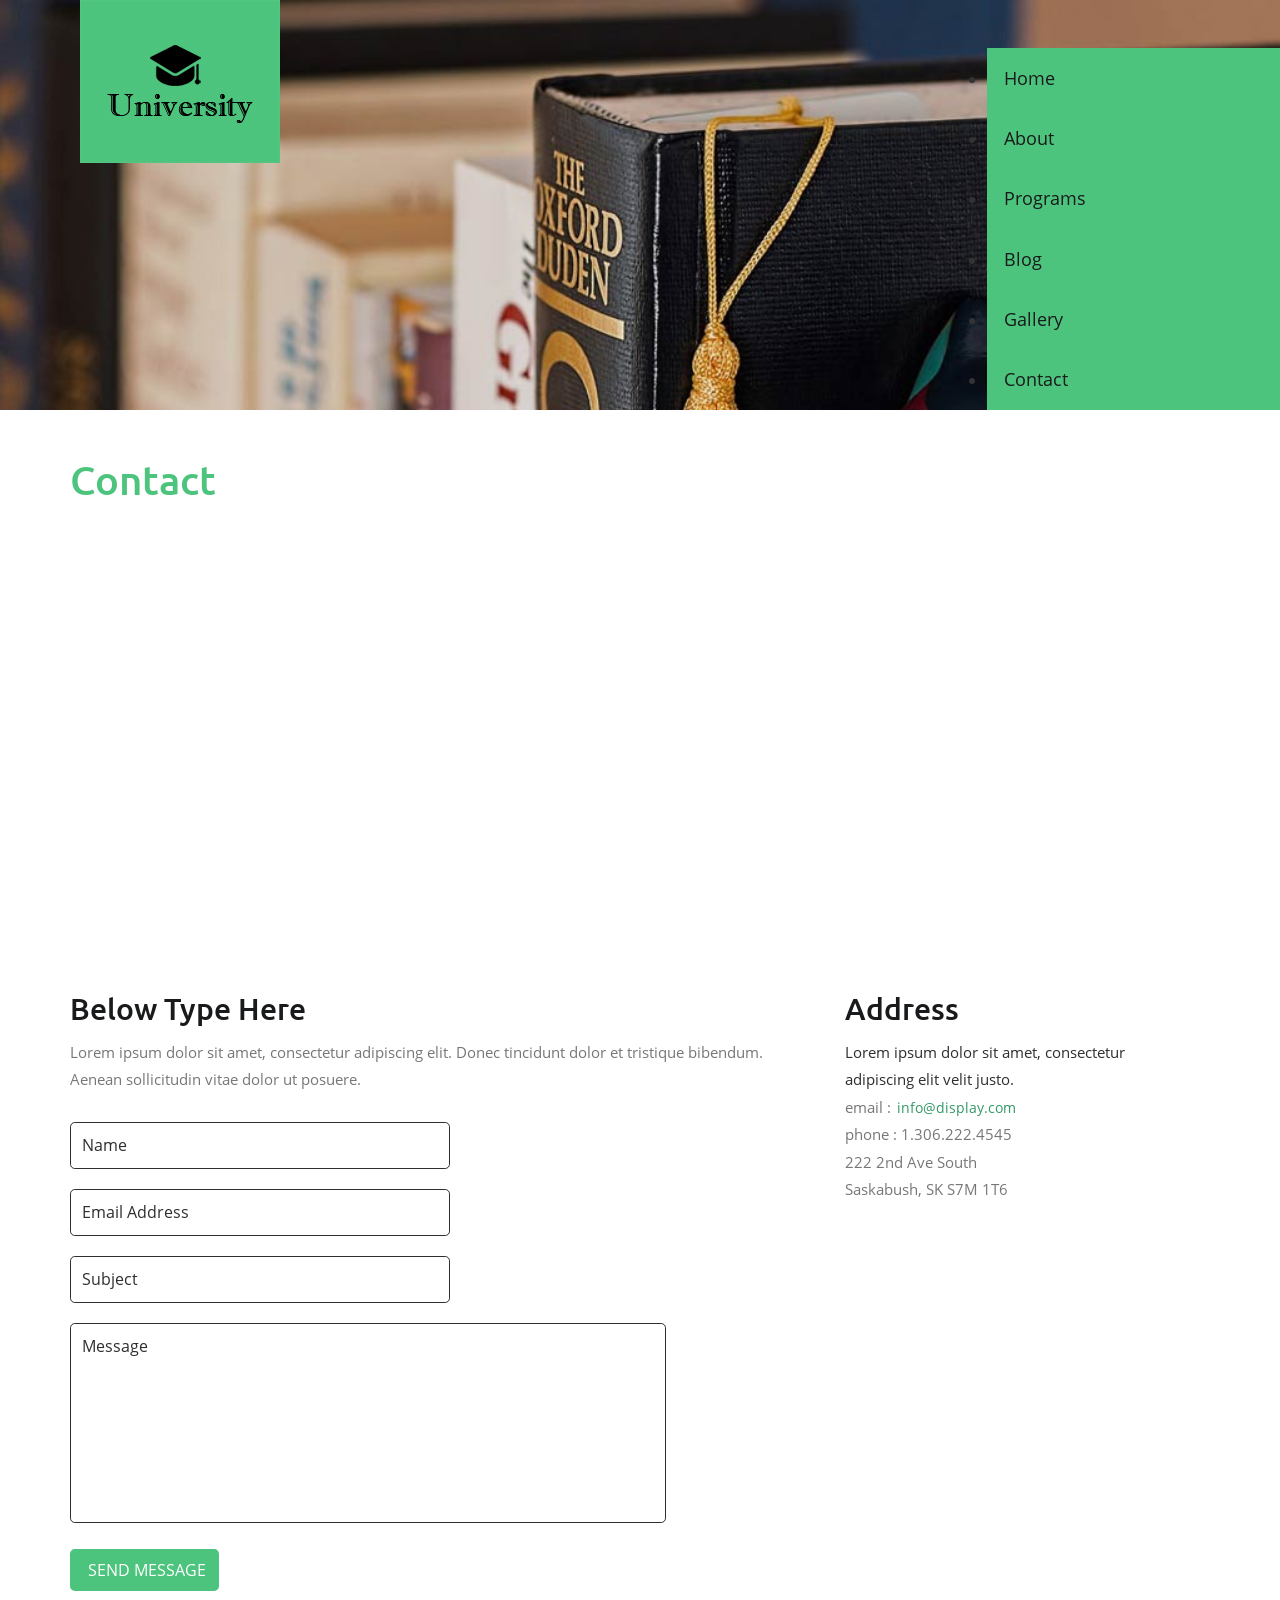
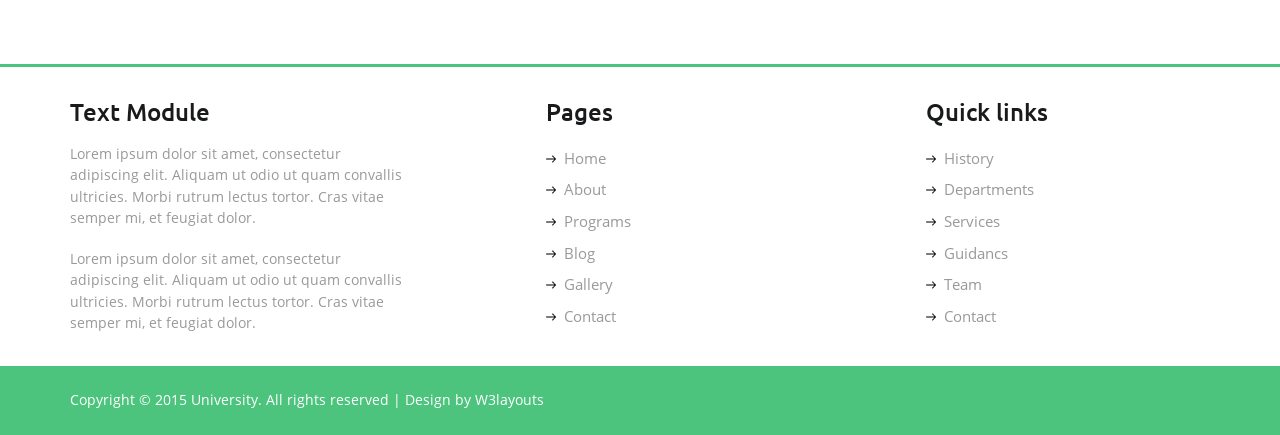
<file: EDUSAT/edusat/Design/contact.html>
<!--A Design by W3layouts
Author: W3layout
Author URL: http://w3layouts.com
License: Creative Commons Attribution 3.0 Unported
License URL: http://creativecommons.org/licenses/by/3.0/
-->
<!DOCTYPE HTML>
<html>
<head>
<title>University a Educational Category Flat Bootstarp Responsive Website Template | Contact :: w3layouts</title>
<link href="css/bootstrap.css" rel='stylesheet' type='text/css' />
<!-- jQuery (necessary JavaScript plugins) -->
<script src="js/bootstrap.js"></script>
<!-- Custom Theme files -->
<link rel="stylesheet" href="css/touchTouch.css" type="text/css" media="all" />
<link href="css/style.css" rel='stylesheet' type='text/css' />
<!-- Custom Theme files -->
<!--//theme-style-->
<meta name="viewport" content="width=device-width, initial-scale=1">
<meta http-equiv="Content-Type" content="text/html; charset=utf-8" />
<meta name="keywords" content="University Responsive web template, Bootstrap Web Templates, Flat Web Templates, Andriod Compatible web template, 
Smartphone Compatible web template, free webdesigns for Nokia, Samsung, LG, SonyErricsson, Motorola web design" />
<script type="application/x-javascript"> addEventListener("load", function() { setTimeout(hideURLbar, 0); }, false); function hideURLbar(){ window.scrollTo(0,1); } </script>
<script src="js/jquery.min.js"></script>
 <script src="js/bootstrap.js"></script>

</head>
<body>
<!-- banner --> 
<div class="banner2">	  
	 <div class="header">
			 <div class="logo">
				 <a href="index.html"><img src="images/logo.jpg" alt=""/></a>
			 </div>
			 <div class="top-menu">
				 <span class="menu"></span>
				 <ul class="navig">
					 <li><a href="index.html">Home</a></li>
					 <li><a href="about.html">About</a></li>
					 <li><a href="program.html">Programs</a></li>
					 <li><a href="blog.html">Blog</a></li>
					 <li><a href="gallery.html">Gallery</a></li>
					 <li class="active"><a href="contact.html">Contact</a></li>
				 </ul>
			 </div>
			 <!-- script-for-menu -->
		 <script>
				$("span.menu").click(function(){
					$("ul.navig").slideToggle("slow" , function(){
					});
				});
		 </script>
		 <!-- script-for-menu -->
			 <div class="clearfix"></div>
	 </div>	  
</div>
<!---->
<!--contact-->
<div class="contact">
	 <div class="container">
		 <div class="main-head-section">
					<h2>Contact</h2>
			<div class="contact-map">
				<iframe src="https://www.google.com/maps/embed?pb=!1m18!1m12!1m3!1d424396.3176723366!2d150.92243255000002!3d-33.7969235!2m3!1f0!2f0!3f0!3m2!1i1024!2i768!4f13.1!3m3!1m2!1s0x6b129838f39a743f%3A0x3017d681632a850!2sSydney+NSW%2C+Australia!5e0!3m2!1sen!2sin!4v1431587453420" width="100%" height="151px" frameborder="0" style="border:0"></iframe>
			</div>
		 </div>
		 <div class="contact_top">			 		
			 <div class="col-md-8 contact_left">
			 		<h4>Below Type Here</h4>
			 		<p>Lorem ipsum dolor sit amet, consectetur adipiscing elit. Donec tincidunt dolor et tristique bibendum. Aenean sollicitudin vitae dolor ut posuere.</p>
					<form>
					  <div class="form_details">
					      <input type="text" class="text" value="Name" onfocus="this.value = '';" onblur="if (this.value == '') {this.value = 'Name';}">
						  <input type="text" class="text" value="Email Address" onfocus="this.value = '';" onblur="if (this.value == '') {this.value = 'Email Address';}">
						  <input type="text" class="text" value="Subject" onfocus="this.value = '';" onblur="if (this.value == '') {this.value = 'Subject';}">
						  <textarea value="Message" onfocus="this.value = '';" onblur="if (this.value == '') {this.value = 'Message';}">Message</textarea>
						  <div class="clearfix"> </div>
						 <div class="sub-button">
							 <input type="submit" value="Send message">
						 </div>
					  </div>
				   </form>
			 </div>
			 <div class="col-md-4 company-right">
				 <div class="company_ad">
						<h3>Address</h3>
						<span>Lorem ipsum dolor sit amet, consectetur adipiscing elit velit justo.</span>
			      	 <address>
						 <p>email : <a href="mailto:example@mail.com">info@display.com</a></p>
						 <p>phone : 1.306.222.4545</p>
						 <p>222 2nd Ave South</p>
						 <p>Saskabush, SK   S7M 1T6</p>									 	 	
					 </address>
				 </div>
			 </div>	
				<div class="clearfix"> </div>
		  </div>
	 </div>
</div>
<!---->
<div class="footer">
	 <div class="container">
		 <div class="ftr-sec">
			 <div class="col-md-4 ftr-grid">
				 <h3>Text Module</h3>
				 <p>Lorem ipsum dolor sit amet, consectetur adipiscing elit. Aliquam ut odio ut quam convallis ultricies. Morbi rutrum lectus tortor. Cras vitae semper mi, et feugiat dolor.</p>
				 <p>Lorem ipsum dolor sit amet, consectetur adipiscing elit. Aliquam ut odio ut quam convallis ultricies. Morbi rutrum lectus tortor. Cras vitae semper mi, et feugiat dolor.</p>
			 </div>
			 <div class="col-md-4 ftr-grid2">
				 <h3>Pages</h3>
				 <ul>
					 <li><a href="index.html"><span></span>Home</a></li>
					 <li><a href="about.html"><span></span>About</a></li>
					 <li><a href="program.html"><span></span>Programs</a></li>
					 <li><a href="blog.html"><span></span>Blog</a></li>	
					 <li><a href="gallery.html"><span></span>Gallery</a></li>
					 <li><a href="contact.html"><span></span>Contact</a></li>
				 </ul>
			 </div>
			 <div class="col-md-4 ftr-grid3">
				 <h3>Quick links</h3>
				 <ul>
					 <li><a href="about.html"><span></span>History</a></li>
					 <li><a href="about.html"><span></span>Departments</a></li>
					 <li><a href="gallery.html"><span></span>Services</a></li>
					 <li><a href="blog.html"><span></span>Guidancs</a></li>	
					 <li><a href="about.html"><span></span>Team</a></li>
					 <li><a href="contact.html"><span></span>Contact</a></li>
				 </ul>
			 </div>
			 <div class="clearfix"></div>
		 </div>
	 </div>
</div>
<!---->
<div class="copywrite">
	 <div class="container">
		 <p>Copyright © 2015 University. All rights reserved | Design by <a href="http://w3layouts.com">W3layouts</a></p>
	 </div>
</div>
<!---->
</body>
</html>
</file>
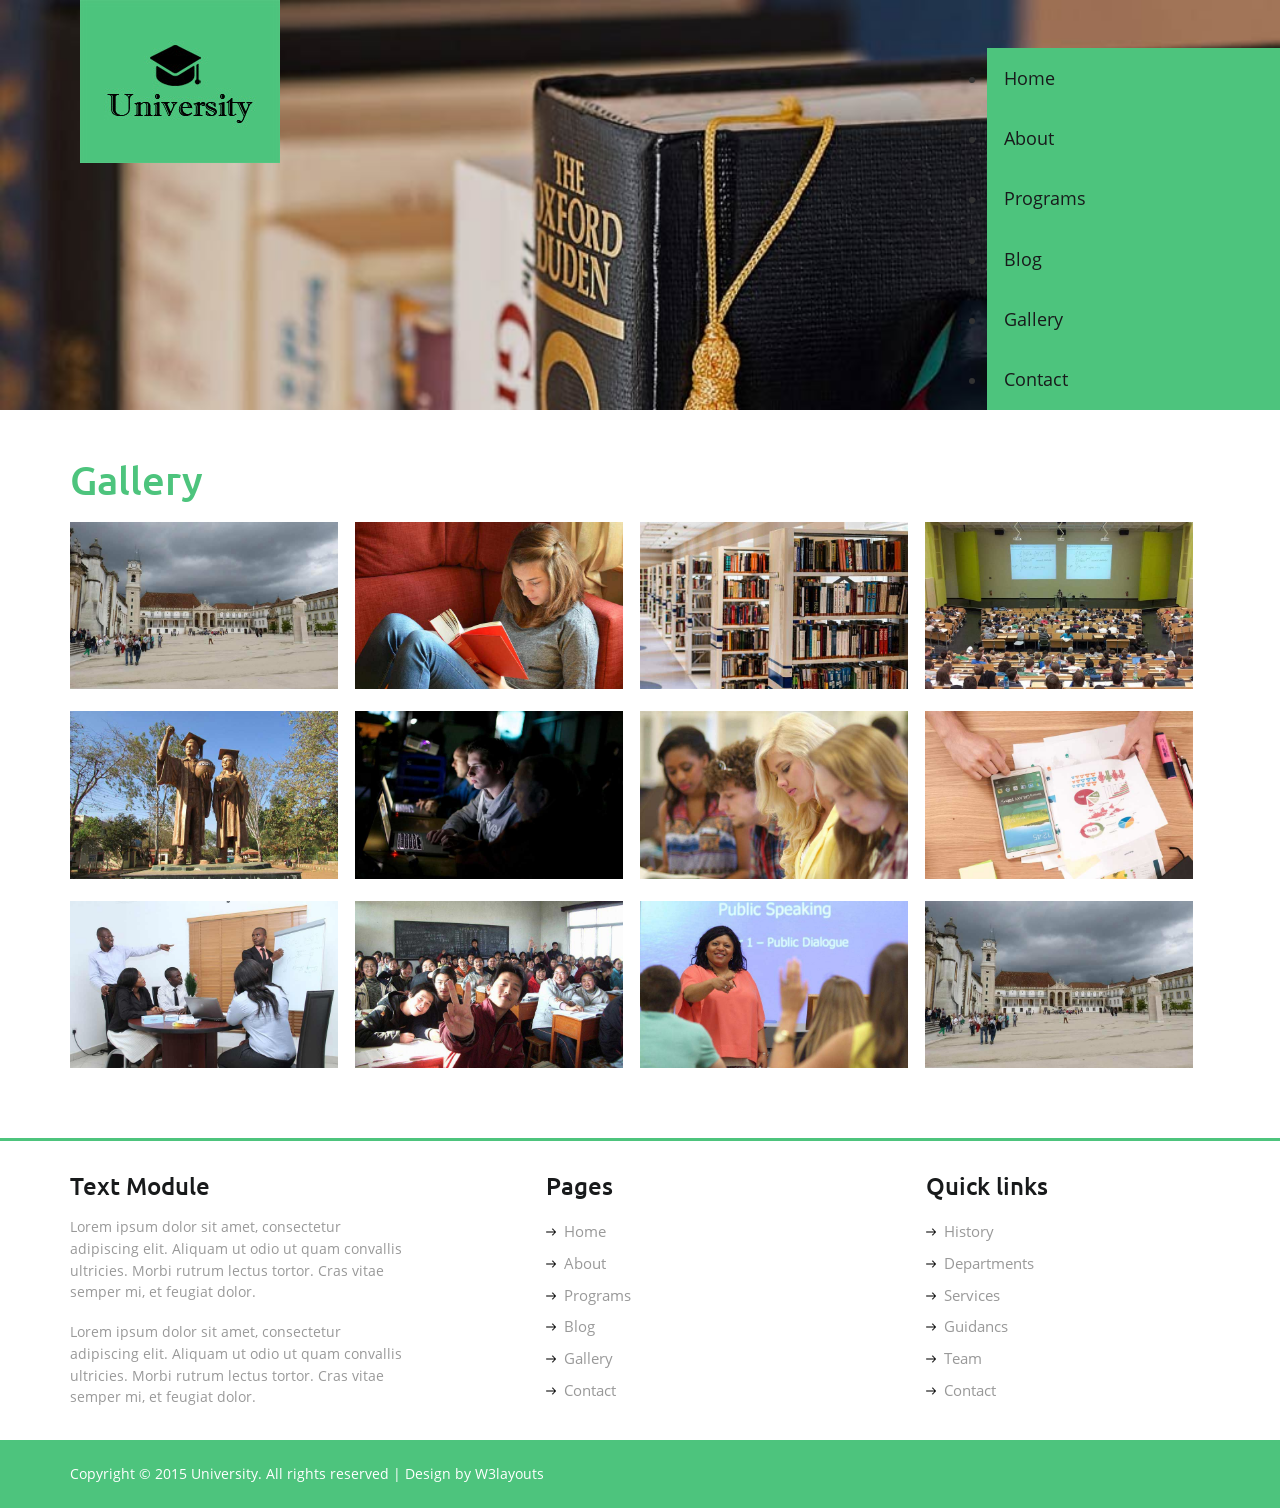
<file: EDUSAT/edusat/Design/gallery.html>
<!--A Design by W3layouts
Author: W3layout
Author URL: http://w3layouts.com
License: Creative Commons Attribution 3.0 Unported
License URL: http://creativecommons.org/licenses/by/3.0/
-->
<!DOCTYPE HTML>
<html>
<head>
<title>University a Educational Category Flat Bootstarp Responsive Website Template | Gallery :: w3layouts</title>
<link href="css/bootstrap.css" rel='stylesheet' type='text/css' />
<!-- jQuery (necessary JavaScript plugins) -->
<script src="js/bootstrap.js"></script>
<!-- Custom Theme files -->
<link rel="stylesheet" href="css/touchTouch.css" type="text/css" media="all" />
<link href="css/style.css" rel='stylesheet' type='text/css' />
<!-- Custom Theme files -->
<!--//theme-style-->
<meta name="viewport" content="width=device-width, initial-scale=1">
<meta http-equiv="Content-Type" content="text/html; charset=utf-8" />
<meta name="keywords" content="University Responsive web template, Bootstrap Web Templates, Flat Web Templates, Andriod Compatible web template, 
Smartphone Compatible web template, free webdesigns for Nokia, Samsung, LG, SonyErricsson, Motorola web design" />
<script type="application/x-javascript"> addEventListener("load", function() { setTimeout(hideURLbar, 0); }, false); function hideURLbar(){ window.scrollTo(0,1); } </script>
<script src="js/jquery.min.js"></script>
 <script src="js/bootstrap.js"></script>

 <script type="text/javascript" src="js/jquery.fancybox.js"></script>
	   <script type="text/javascript">
			$(document).ready(function() {
				/*
				 *  Simple image gallery. Uses default settings
				 */

				$('.fancybox').fancybox();

			});
		</script>


</head>
<body>
<!-- banner --> 
<div class="banner2">	  
	 <div class="header">
			 <div class="logo">
				 <a href="index.html"><img src="images/logo.jpg" alt=""/></a>
			 </div>
			 <div class="top-menu">
				 <span class="menu"></span>
				 <ul class="navig">
					 <li><a href="index.html">Home</a></li>
					 <li><a href="about.html">About</a></li>
					 <li><a href="program.html">Programs</a></li>
					 <li><a href="blog.html">Blog</a></li>
					 <li class="active"><a href="gallery.html">Gallery</a></li>
					 <li><a href="contact.html">Contact</a></li>
				 </ul>
			 </div>
			 <!-- script-for-menu -->
		 <script>
				$("span.menu").click(function(){
					$("ul.navig").slideToggle("slow" , function(){
					});
				});
		 </script>
		 <!-- script-for-menu -->
			 <div class="clearfix"></div>
	 </div>	  
</div>
<!---->
<div class="gallery">
	 <div class="container">
		 <h2>Gallery</h2>
		 <div class="event-pics">
				<a class="fancybox" href="images/1.jpg" data-fancybox-group="gallery" title="Lorem ipsum dolor sit amet"><img src="images/1.jpg" class="img-style row6" alt=""><span> </span></a>
				<a class="fancybox" href="images/2.jpg" data-fancybox-group="gallery" title="Lorem ipsum dolor sit amet"><img src="images/2.jpg" class="img-style row6" alt=""><span> </span></a>
				<a class="fancybox" href="images/3.jpg" data-fancybox-group="gallery" title="Lorem ipsum dolor sit amet"><img src="images/3.jpg" class="img-style row6" alt=""><span> </span></a>
				<a class="fancybox" href="images/4.jpg" data-fancybox-group="gallery" title="Lorem ipsum dolor sit amet"><img src="images/4.jpg" class="img-style row6" alt=""><span> </span></a>
				<div class="clearfix"></div>
				<a class="fancybox" href="images/5.jpg" data-fancybox-group="gallery" title="Lorem ipsum dolor sit amet"><img src="images/5.jpg" class="img-style row6" alt=""><span> </span></a>
				<a class="fancybox" href="images/6.jpg" data-fancybox-group="gallery" title="Lorem ipsum dolor sit amet"><img src="images/6.jpg" class="img-style row6" alt=""><span> </span></a>
				<a class="fancybox" href="images/7.jpg" data-fancybox-group="gallery" title="Lorem ipsum dolor sit amet"><img src="images/7.jpg" class="img-style row6" alt=""><span> </span></a>
				<a class="fancybox" href="images/8.jpg" data-fancybox-group="gallery" title="Lorem ipsum dolor sit amet"><img src="images/8.jpg" class="img-style row6" alt=""><span> </span></a>
				<div class="clearfix"></div>
				<a class="fancybox" href="images/9.jpg" data-fancybox-group="gallery" title="Lorem ipsum dolor sit amet"><img src="images/9.jpg" class="img-style row6" alt=""><span> </span></a>
				<a class="fancybox" href="images/10.jpg" data-fancybox-group="gallery" title="Lorem ipsum dolor sit amet"><img src="images/10.jpg" class="img-style row6" alt=""><span> </span></a>
				<a class="fancybox" href="images/11.jpg" data-fancybox-group="gallery" title="Lorem ipsum dolor sit amet"><img src="images/11.jpg" class="img-style row6" alt=""><span> </span></a>
				<a class="fancybox" href="images/1.jpg" data-fancybox-group="gallery" title="Lorem ipsum dolor sit amet"><img src="images/1.jpg" class="img-style row6" alt=""><span> </span></a>
				<div class="clearfix"></div>
		 </div>
	 </div>
</div>
<!---->
<div class="footer">
	 <div class="container">
		 <div class="ftr-sec">
			 <div class="col-md-4 ftr-grid">
				 <h3>Text Module</h3>
				 <p>Lorem ipsum dolor sit amet, consectetur adipiscing elit. Aliquam ut odio ut quam convallis ultricies. Morbi rutrum lectus tortor. Cras vitae semper mi, et feugiat dolor.</p>
				 <p>Lorem ipsum dolor sit amet, consectetur adipiscing elit. Aliquam ut odio ut quam convallis ultricies. Morbi rutrum lectus tortor. Cras vitae semper mi, et feugiat dolor.</p>
			 </div>
			 <div class="col-md-4 ftr-grid2">
				 <h3>Pages</h3>
				 <ul>
					 <li><a href="index.html"><span></span>Home</a></li>
					 <li><a href="about.html"><span></span>About</a></li>
					 <li><a href="program.html"><span></span>Programs</a></li>
					 <li><a href="blog.html"><span></span>Blog</a></li>	
					 <li><a href="gallery.html"><span></span>Gallery</a></li>
					 <li><a href="contact.html"><span></span>Contact</a></li>
				 </ul>
			 </div>
			 <div class="col-md-4 ftr-grid3">
				 <h3>Quick links</h3>
				 <ul>
					 <li><a href="about.html"><span></span>History</a></li>
					 <li><a href="about.html"><span></span>Departments</a></li>
					 <li><a href="gallery.html"><span></span>Services</a></li>
					 <li><a href="blog.html"><span></span>Guidancs</a></li>	
					 <li><a href="about.html"><span></span>Team</a></li>
					 <li><a href="contact.html"><span></span>Contact</a></li>
				 </ul>
			 </div>
			 <div class="clearfix"></div>
		 </div>
	 </div>
</div>
<!---->
<div class="copywrite">
	 <div class="container">
		 <p>Copyright © 2015 University. All rights reserved | Design by <a href="http://w3layouts.com">W3layouts</a></p>
	 </div>
</div>
<!---->
</body>
</html>
</file>
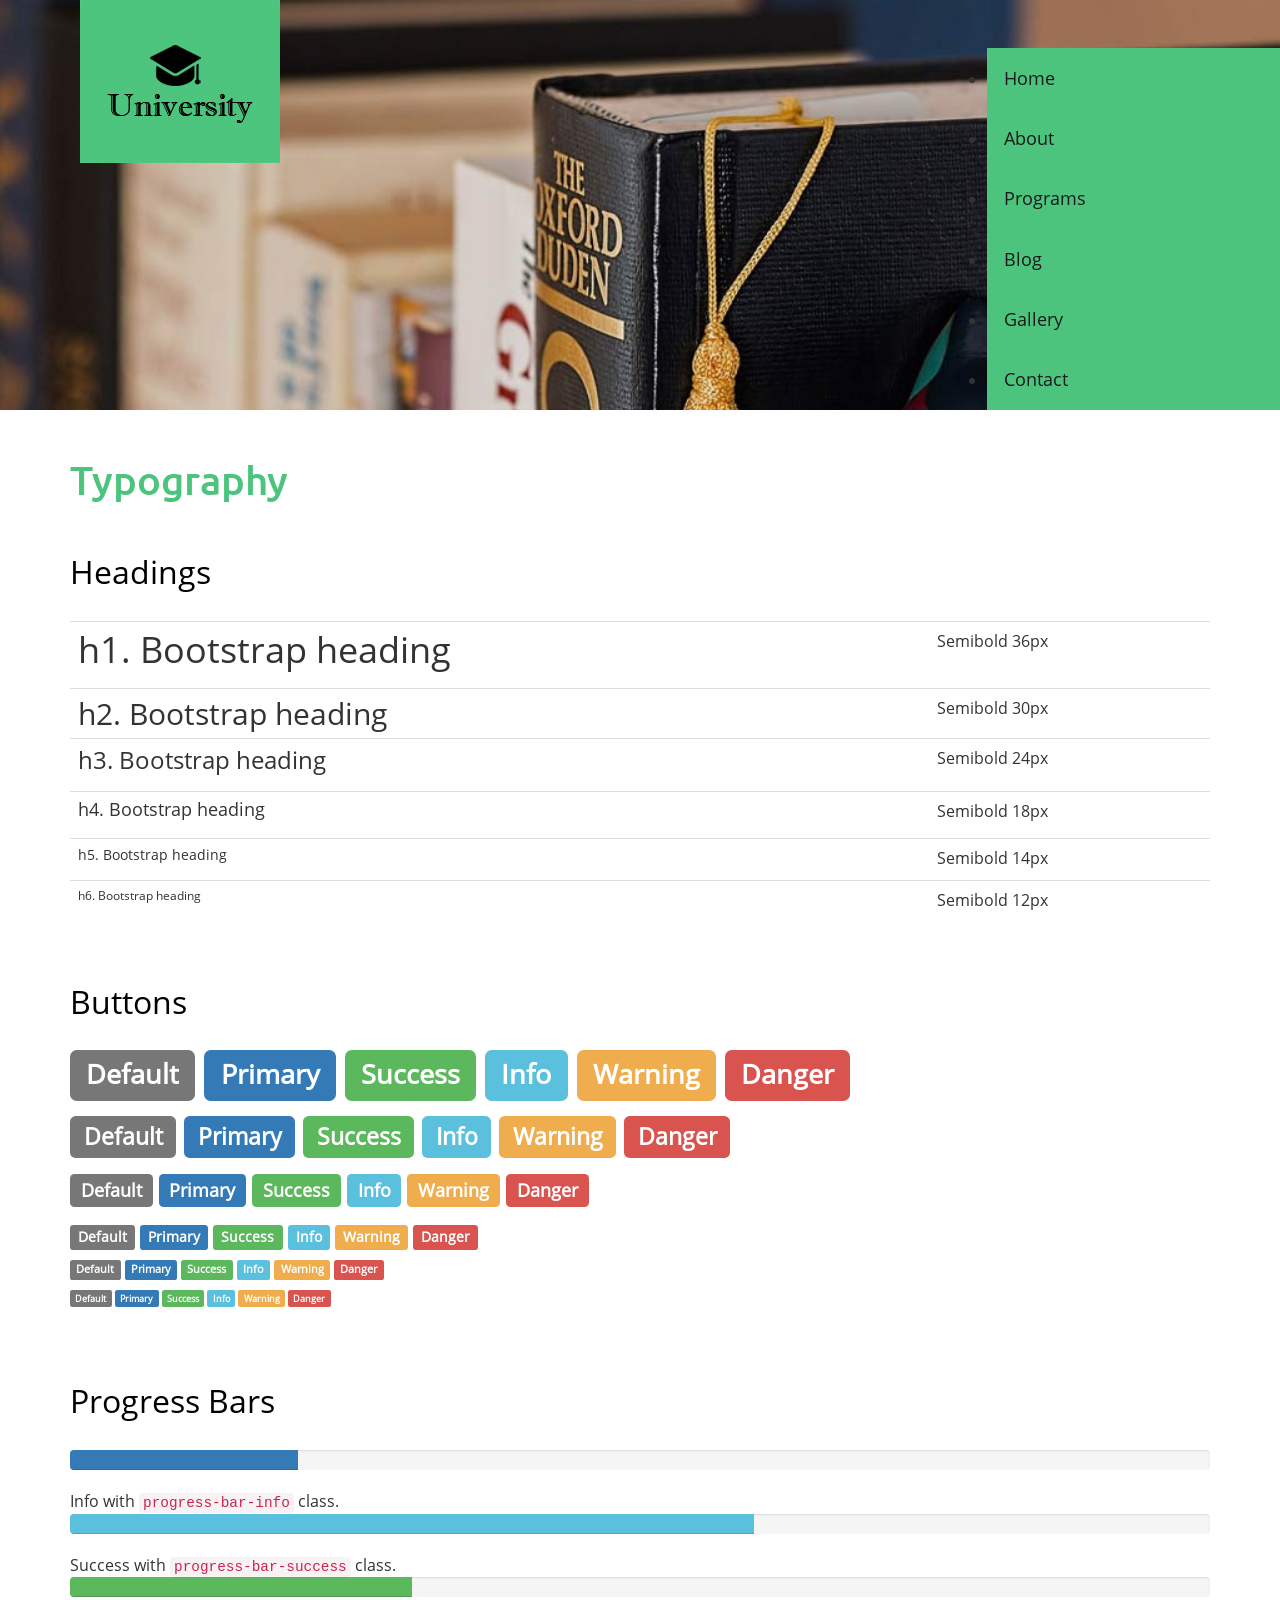
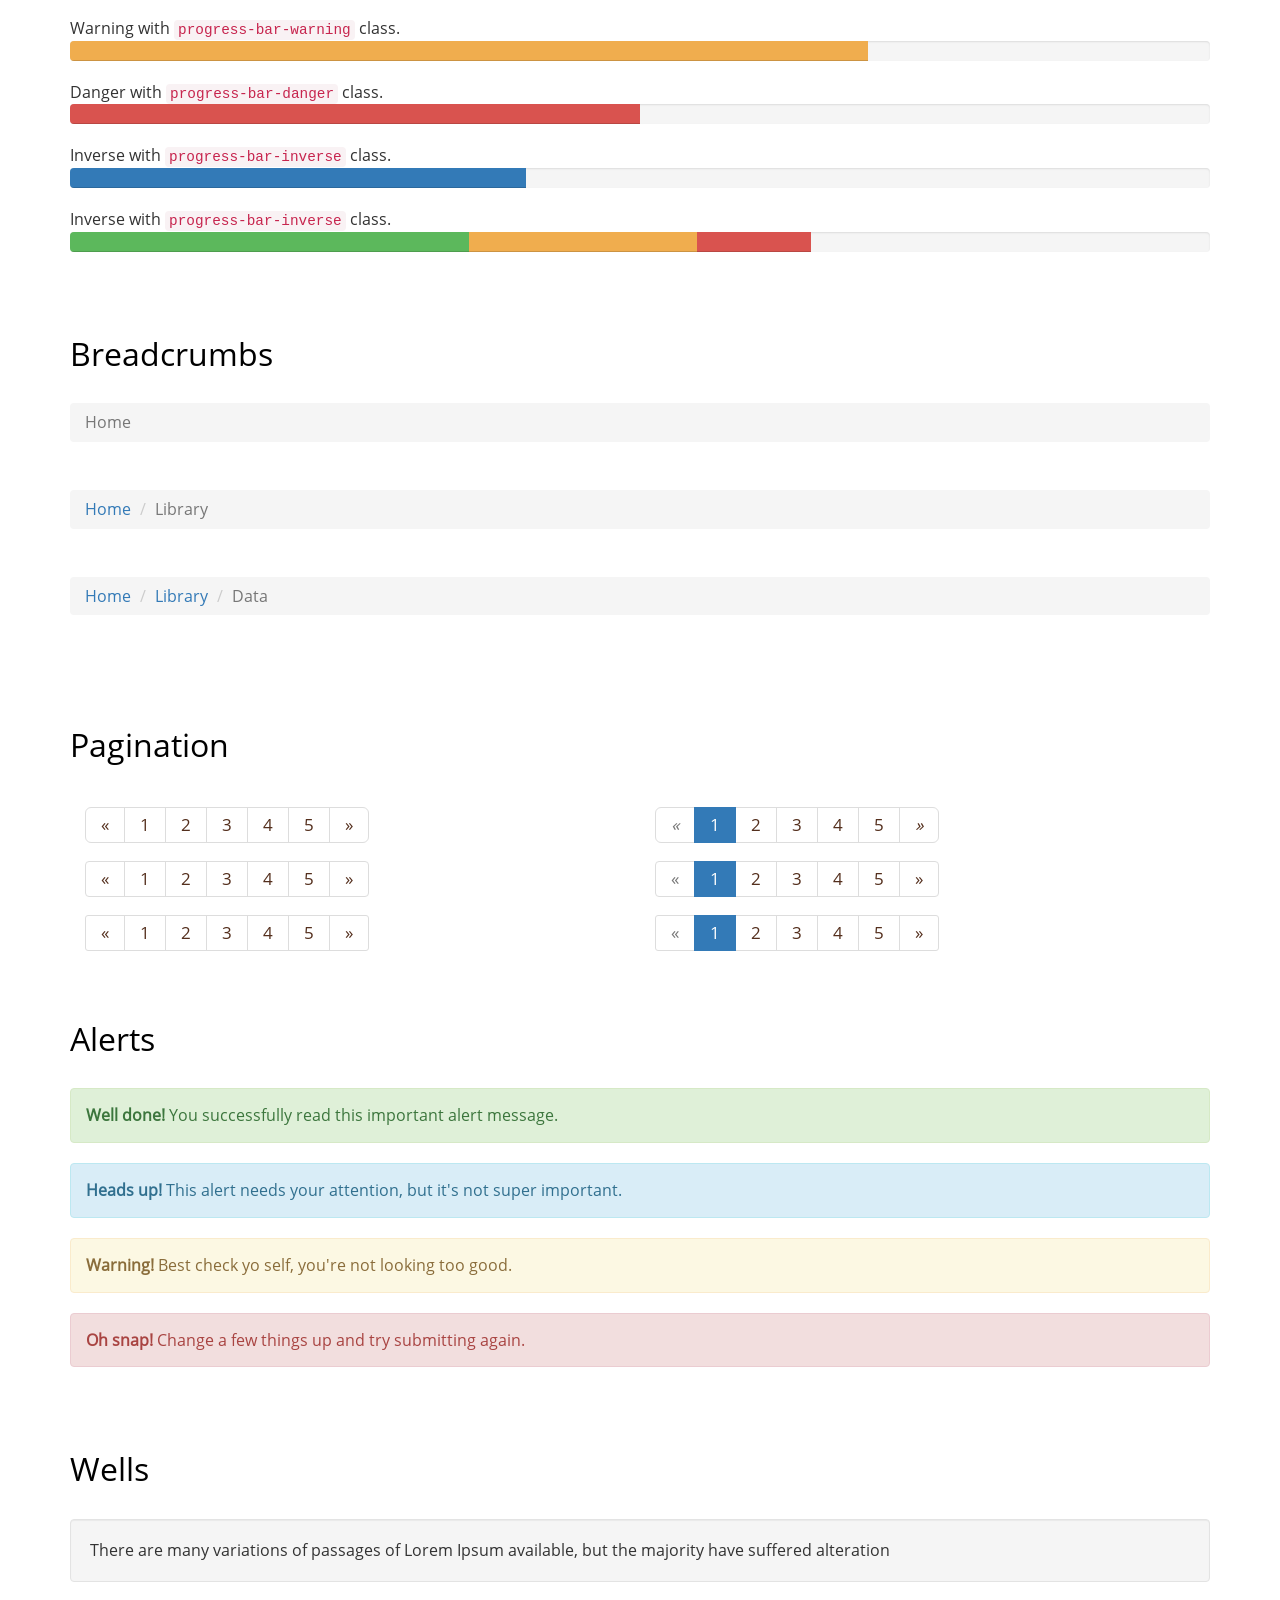
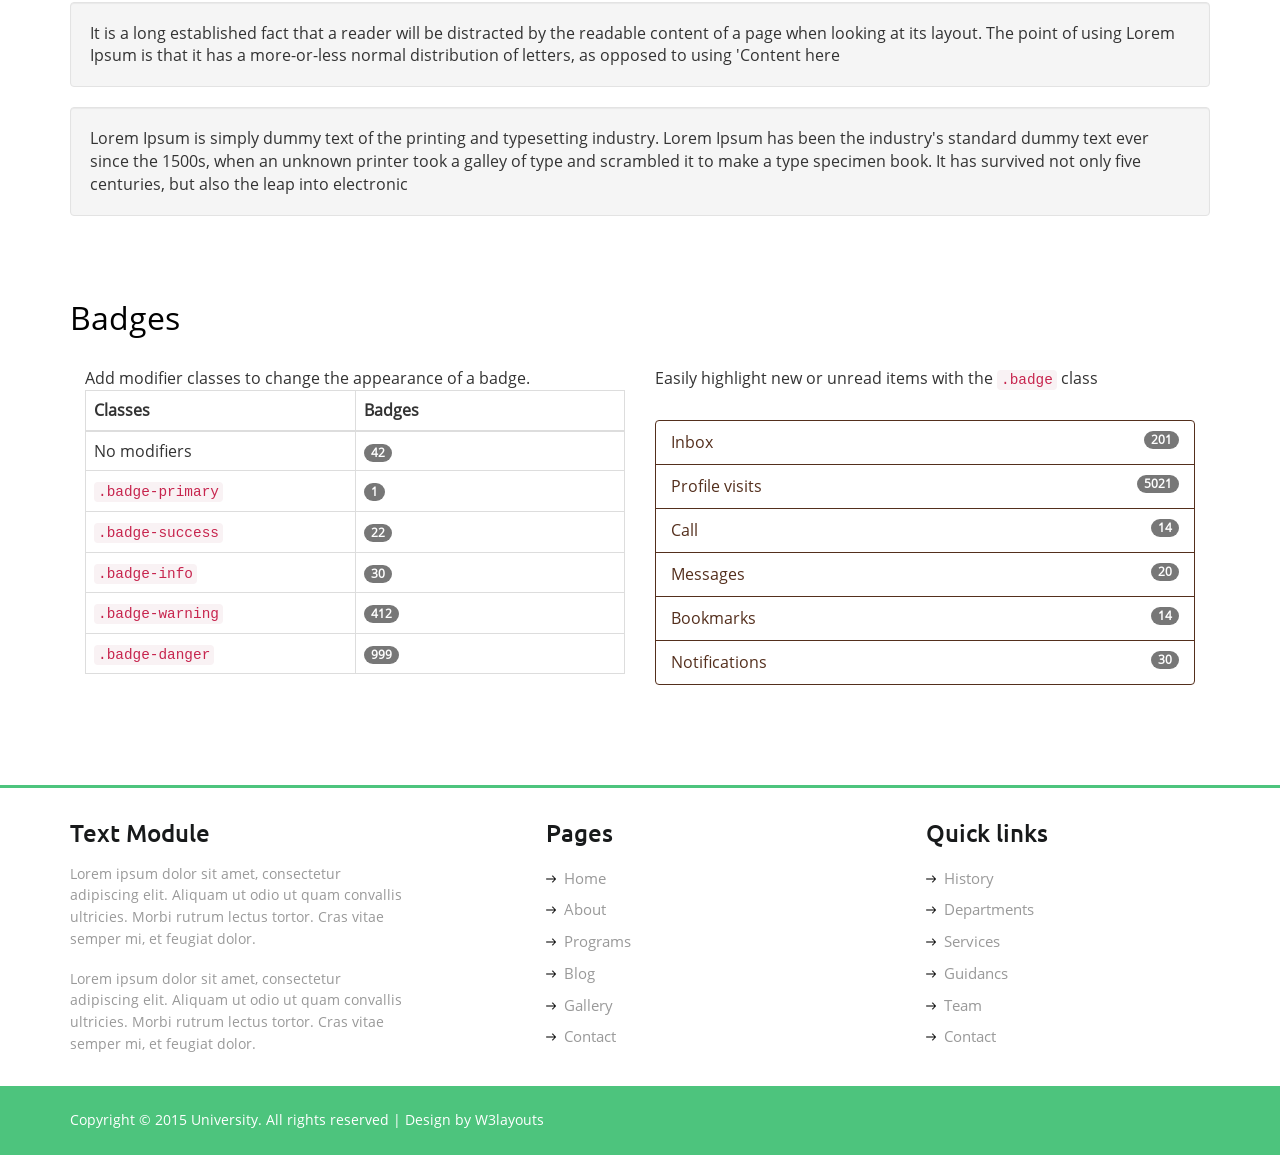
<file: EDUSAT/edusat/Design/program.html>
<!--A Design by W3layouts
Author: W3layout
Author URL: http://w3layouts.com
License: Creative Commons Attribution 3.0 Unported
License URL: http://creativecommons.org/licenses/by/3.0/
-->
<!DOCTYPE HTML>
<html>
<head>
<title>University a Educational Category Flat Bootstarp Responsive Website Template |Typography :: w3layouts</title>
<link href="css/bootstrap.css" rel='stylesheet' type='text/css' />
<!-- jQuery (necessary JavaScript plugins) -->
<script src="js/bootstrap.js"></script>
<!-- Custom Theme files -->
<link href="css/style.css" rel='stylesheet' type='text/css' />
<!-- Custom Theme files -->
<!--//theme-style-->
<meta name="viewport" content="width=device-width, initial-scale=1">
<meta http-equiv="Content-Type" content="text/html; charset=utf-8" />
<meta name="keywords" content="University Responsive web template, Bootstrap Web Templates, Flat Web Templates, Andriod Compatible web template, 
Smartphone Compatible web template, free webdesigns for Nokia, Samsung, LG, SonyErricsson, Motorola web design" />
<script type="application/x-javascript"> addEventListener("load", function() { setTimeout(hideURLbar, 0); }, false); function hideURLbar(){ window.scrollTo(0,1); } </script>
<script src="js/jquery.min.js"></script>
 <script src="js/bootstrap.js"></script>

</head>
<body>
<!-- banner --> 
<div class="banner2">	  
	 <div class="header">
			 <div class="logo">
				 <a href="index.html"><img src="images/logo.jpg" alt=""/></a>
			 </div>
			 <div class="top-menu">
				 <span class="menu"></span>
				 <ul class="navig">
					 <li><a href="index.html">Home</a></li>
					 <li><a href="about.html">About</a></li>
					 <li class="active"><a href="program.html">Programs</a></li>
					 <li><a href="blog.html">Blog</a></li>
					 <li><a href="gallery.html">Gallery</a></li>
					 <li><a href="contact.html">Contact</a></li>
				 </ul>
			 </div>
			 <!-- script-for-menu -->
		 <script>
				$("span.menu").click(function(){
					$("ul.navig").slideToggle("slow" , function(){
					});
				});
		 </script>
		 <!-- script-for-menu -->
			 <div class="clearfix"></div>
	 </div>	  
</div>
<!---->
<!----end-header---->
	<!--pages-starts-->
	<div class="pages">
		<div class="container">
			 <h2 class="top">Typography</h2>
			<div class="headdings">
				<h3 class="ghj">Headings</h3>
					<div class="bs-example">
						<table class="table">
						  <tbody>
							<tr>
							  <td><h1 id="h1.-bootstrap-heading">h1. Bootstrap heading<a class="anchorjs-link" href="#h1.-bootstrap-heading"><span class="anchorjs-icon"></span></a></h1></td>
							  <td class="type-info">Semibold 36px</td>
							</tr>
							<tr>
							  <td><h2 id="h2.-bootstrap-heading">h2. Bootstrap heading<a class="anchorjs-link" href="#h2.-bootstrap-heading"><span class="anchorjs-icon"></span></a></h2></td>
							  <td class="type-info">Semibold 30px</td>
							</tr>
							<tr>
							  <td><h3 id="h3.-bootstrap-heading">h3. Bootstrap heading<a class="anchorjs-link" href="#h3.-bootstrap-heading"><span class="anchorjs-icon"></span></a></h3></td>
							  <td class="type-info">Semibold 24px</td>
							</tr>
							<tr>
							  <td><h4 id="h4.-bootstrap-heading">h4. Bootstrap heading<a class="anchorjs-link" href="#h4.-bootstrap-heading"><span class="anchorjs-icon"></span></a></h4></td>
							  <td class="type-info">Semibold 18px</td>
							</tr>
							<tr>
							  <td><h5 id="h5.-bootstrap-heading">h5. Bootstrap heading<a class="anchorjs-link" href="#h5.-bootstrap-heading"><span class="anchorjs-icon"></span></a></h5></td>
							  <td class="type-info">Semibold 14px</td>
							</tr>
							<tr>
							  <td><h6>h6. Bootstrap heading</h6></td>
							  <td class="type-info">Semibold 12px</td>
							</tr>
						  </tbody>
						</table>
					</div>
			</div>
			<div class="Buttons">
				<h3 class="ghj">Buttons</h3>
				  <h1 class="b1">
					<a href="#"><span class="label label-default">Default</span></a>
					<a href="#"><span class="label label-primary">Primary</span></a>
					<a href="#"><span class="label label-success">Success</span></a>
					<a href="#"><span class="label label-info">Info</span></a>
					<a href="#"><span class="label label-warning">Warning</span></a>
					<a href="#"><span class="label label-danger">Danger</span></a>
				  </h1>
				  <h2 class="b2">
					<a href="#"><span class="label label-default">Default</span></a>
					<a href="#"><span class="label label-primary">Primary</span></a>
					<a href="#"><span class="label label-success">Success</span></a>
					<a href="#"><span class="label label-info">Info</span></a>
					<a href="#"><span class="label label-warning">Warning</span></a>
					<a href="#"><span class="label label-danger">Danger</span></a>
				  </h2>
				  <h3 class="b3">
					<a href="#"><span class="label label-default">Default</span></a>
					<a href="#"><span class="label label-primary">Primary</span></a>
					<a href="#"><span class="label label-success">Success</span></a>
					<a href="#"><span class="label label-info">Info</span></a>
					<a href="#"><span class="label label-warning">Warning</span></a>
					<a href="#"><span class="label label-danger">Danger</span></a>
				  </h3>
				  <h4 class="b4">
					<a href="#"><span class="label label-default">Default</span></a>
					<a href="#"><span class="label label-primary">Primary</span></a>
					<a href="#"><span class="label label-success">Success</span></a>
					<a href="#"><span class="label label-info">Info</span></a>
					<a href="#"><span class="label label-warning">Warning</span></a>
					<a href="#"><span class="label label-danger">Danger</span></a>
				  </h4>
				  <h5 class="b5">
					<a href="#"><span class="label label-default">Default</span></a>
					<a href="#"><span class="label label-primary">Primary</span></a>
					<a href="#"><span class="label label-success">Success</span></a>
					<a href="#"><span class="label label-info">Info</span></a>
					<a href="#"><span class="label label-warning">Warning</span></a>
					<a href="#"><span class="label label-danger">Danger</span></a>
				  </h5>
				  <h6 class="b6">
					<a href="#"><span class="label label-default">Default</span></a>
					<a href="#"><span class="label label-primary">Primary</span></a>
					<a href="#"><span class="label label-success">Success</span></a>
					<a href="#"><span class="label label-info">Info</span></a>
					<a href="#"><span class="label label-warning">Warning</span></a>
					<a href="#"><span class="label label-danger">Danger</span></a>
				  </h6>
		    </div>
		    <div class="progress-bars">
			 <h3 class="ghj">Progress Bars</h3>
				 <div class="tab-content">
					  <div class="tab-pane active" id="domprogress">
						  <div class="progress">    
							<div class="progress-bar progress-bar-primary" style="width: 20%"></div>
						  </div>
						  <p>Info with <code>progress-bar-info</code> class.</p>
						  <div class="progress">    
							<div class="progress-bar progress-bar-info" style="width: 60%"></div>
						  </div>
						  <p>Success with <code>progress-bar-success</code> class.</p>
						  <div class="progress">
							<div class="progress-bar progress-bar-success" style="width: 30%"></div>
						  </div>
						  <p>Warning with <code>progress-bar-warning</code> class.</p>
						  <div class="progress">
							<div class="progress-bar progress-bar-warning" style="width: 70%"></div>
						  </div>
						  <p>Danger with <code>progress-bar-danger</code> class.</p>
						  <div class="progress">
							<div class="progress-bar progress-bar-danger" style="width: 50%"></div>
						  </div>
						  <p>Inverse with <code>progress-bar-inverse</code> class.</p>
						  <div class="progress">
							<div class="progress-bar progress-bar-inverse" style="width: 40%"></div>
						  </div>
						   <p>Inverse with <code>progress-bar-inverse</code> class.</p>
						  <div class="progress">
							<div class="progress-bar progress-bar-success" style="width: 35%"><span class="sr-only">35% Complete (success)</span></div>
							<div class="progress-bar progress-bar-warning" style="width: 20%"><span class="sr-only">20% Complete (warning)</span></div>
							<div class="progress-bar progress-bar-danger" style="width: 10%"><span class="sr-only">10% Complete (danger)</span></div>
						  </div>
					</div>
			   </div>
		    </div>
			<div class="bread-crumbs">
				 <h3 class="ghj">Breadcrumbs</h3>
				   <ol class="breadcrumb">
				  <li class="active">Home</li>
				</ol>
				<ol class="breadcrumb">
				  <li><a href="#">Home</a></li>
				  <li class="active">Library</li>
				</ol>
				<ol class="breadcrumb">
				  <li><a href="#">Home</a></li>
				  <li><a href="#">Library</a></li>
				  <li class="active">Data</li>
				</ol>
		    </div>
			<div class="pagenatin">
				<h3 class="ghj">Pagination</h3>
					<div class="col-md-6">
					  <nav>
					  <ul class="pagination pagination-lg">
						<li><a href="#" aria-label="Previous"><span aria-hidden="true">«</span></a></li>
						<li><a href="#">1</a></li>
						<li><a href="#">2</a></li>
						<li><a href="#">3</a></li>
						<li><a href="#">4</a></li>
						<li><a href="#">5</a></li>
						<li><a href="#" aria-label="Next"><span aria-hidden="true">»</span></a></li>
					  </ul>
					  </nav>
					  <nav>
					  <ul class="pagination">
						<li><a href="#" aria-label="Previous"><span aria-hidden="true">«</span></a></li>
						<li><a href="#">1</a></li>
						<li><a href="#">2</a></li>
						<li><a href="#">3</a></li>
						<li><a href="#">4</a></li>
						<li><a href="#">5</a></li>
						<li><a href="#" aria-label="Next"><span aria-hidden="true">»</span></a></li>
					  </ul>
					  </nav>
					  <nav>
						<ul class="pagination pagination-sm">
							<li><a href="#" aria-label="Previous"><span aria-hidden="true">«</span></a></li>
							<li><a href="#">1</a></li>
							<li><a href="#">2</a></li>
							<li><a href="#">3</a></li>
							<li><a href="#">4</a></li>
							<li><a href="#">5</a></li>
							<li><a href="#" aria-label="Next"><span aria-hidden="true">»</span></a></li>
						</ul>
					  </nav>
					</div>
					<div class="col-md-6">
						<nav>
							<ul class="pagination pagination-lg">
									<li class="disabled"><a href="#"><i class="fa fa-angle-left">«</i></a></li>
									<li class="active"><a href="#">1</a></li>
									<li><a href="#">2</a></li>
									<li><a href="#">3</a></li>
									<li><a href="#">4</a></li>
									<li><a href="#">5</a></li>
									<li><a href="#"><i class="fa fa-angle-right">»</i></a></li>
							</ul>
						</nav>
						<nav>
						  <ul class="pagination">
							<li class="disabled"><a href="#" aria-label="Previous"><span aria-hidden="true">«</span></a></li>
							<li class="active"><a href="#">1 <span class="sr-only">(current)</span></a></li>
							<li><a href="#">2</a></li>
							<li><a href="#">3</a></li>
							<li><a href="#">4</a></li>
							<li><a href="#">5</a></li>
							<li><a href="#" aria-label="Next"><span aria-hidden="true">»</span></a></li>
						 </ul>
					    </nav>
					    <nav>
							 <ul class="pagination pagination-sm">
								<li class="disabled"><a href="#"><i class="fa fa-angle-left"></i>«</a></li>
								<li class="active"><a href="#">1</a></li>
								<li><a href="#">2</a></li>
								<li><a href="#">3</a></li>
								<li><a href="#">4</a></li>
								<li><a href="#">5</a></li>
								<li><a href="#"><i class="fa fa-angle-right"></i>»</a></li>
							</ul>
						</nav>
					</div>
					<div class="clearfix"> </div>
			</div>
			<div class="alerts">
			  <h3 class="ghj">Alerts</h3>
			   <div class="alert alert-success" role="alert">
					<strong>Well done!</strong> You successfully read this important alert message.
			   </div>
			   <div class="alert alert-info" role="alert">
					<strong>Heads up!</strong> This alert needs your attention, but it's not super important.
			   </div>
			   <div class="alert alert-warning" role="alert">
					<strong>Warning!</strong> Best check yo self, you're not looking too good.
			   </div>
			   <div class="alert alert-danger" role="alert">
					<strong>Oh snap!</strong> Change a few things up and try submitting again.
			   </div>
		    </div>
			<div class="distracted">
			  <h3 class="ghj">Wells</h3>
				   <div class="well">
					There are many variations of passages of Lorem Ipsum available, but the majority have suffered alteration
				   </div>
				   <div class="well">
					It is a long established fact that a reader will be distracted by the readable content of a page when looking at its layout. The point of using Lorem Ipsum is that it has a more-or-less normal distribution of letters, as opposed to using 'Content here
				   </div>
				   <div class="well">
					Lorem Ipsum is simply dummy text of the printing and typesetting industry. Lorem Ipsum has been the industry's standard dummy text ever since the 1500s, when an unknown printer took a galley of type and scrambled it to make a type specimen book. It has survived not only five centuries, but also the leap into electronic
				   </div>
		    </div>
		<div class="appearance">
			 <h3 class="ghj">Badges</h3>
				<div class="col-md-6">
					<p>Add modifier classes to change the appearance of a badge.</p>
					  <table class="table table-bordered">
						<thead>
							<tr>
								<th width="50%">Classes</th>
								<th width="50%">Badges</th>
							</tr>
						</thead>
						<tbody>
							<tr>
								<td>No modifiers</td>
								<td><span class="badge">42</span></td>
							</tr>
							<tr>
								<td><code>.badge-primary</code></td>
								<td><span class="badge badge-primary">1</span></td>
							</tr>
							<tr>
								<td><code>.badge-success</code></td>
								<td><span class="badge badge-success">22</span></td>
							</tr>
							<tr>
								<td><code>.badge-info</code></td>
								<td><span class="badge badge-info">30</span></td>
							</tr>
							<tr>
								<td><code>.badge-warning</code></td>
								<td><span class="badge badge-warning">412</span></td>
							</tr>
							<tr>
								<td><code>.badge-danger</code></td>
								<td><span class="badge badge-danger">999</span></td>
							</tr>
						</tbody>
					  </table>                    
				</div>
				<div class="col-md-6">
				  <p>Easily highlight new or unread items with the <code>.badge</code> class</p>
					<div class="list-group list-group-alternate"> 
						<a href="#" class="list-group-item"><span class="badge">201</span> <i class="ti ti-email"></i> Inbox </a> 
						<a href="#" class="list-group-item"><span class="badge badge-primary">5021</span> <i class="ti ti-eye"></i> Profile visits </a> 
						<a href="#" class="list-group-item"><span class="badge">14</span> <i class="ti ti-headphone-alt"></i> Call </a> 
						<a href="#" class="list-group-item"><span class="badge">20</span> <i class="ti ti-comments"></i> Messages </a> 
						<a href="#" class="list-group-item"><span class="badge badge-warning">14</span> <i class="ti ti-bookmark"></i> Bookmarks </a> 
						<a href="#" class="list-group-item"><span class="badge badge-danger">30</span> <i class="ti ti-bell"></i> Notifications </a> 
					</div>
			    </div>
			   <div class="clearfix"> </div>
			</div>
		</div>	
	</div>	
	<!----pages-end---->
	<!---->
<div class="footer">
	 <div class="container">
		 <div class="ftr-sec">
			 <div class="col-md-4 ftr-grid">
				 <h3>Text Module</h3>
				 <p>Lorem ipsum dolor sit amet, consectetur adipiscing elit. Aliquam ut odio ut quam convallis ultricies. Morbi rutrum lectus tortor. Cras vitae semper mi, et feugiat dolor.</p>
				 <p>Lorem ipsum dolor sit amet, consectetur adipiscing elit. Aliquam ut odio ut quam convallis ultricies. Morbi rutrum lectus tortor. Cras vitae semper mi, et feugiat dolor.</p>
			 </div>
			 <div class="col-md-4 ftr-grid2">
				 <h3>Pages</h3>
				 <ul>
					 <li><a href="index.html"><span></span>Home</a></li>
					 <li><a href="about.html"><span></span>About</a></li>
					 <li><a href="program.html"><span></span>Programs</a></li>
					 <li><a href="blog.html"><span></span>Blog</a></li>	
					 <li><a href="gallery.html"><span></span>Gallery</a></li>
					 <li><a href="contact.html"><span></span>Contact</a></li>
				 </ul>
			 </div>
			 <div class="col-md-4 ftr-grid3">
				 <h3>Quick links</h3>
				 <ul>
					 <li><a href="about.html"><span></span>History</a></li>
					 <li><a href="about.html"><span></span>Departments</a></li>
					 <li><a href="gallery.html"><span></span>Services</a></li>
					 <li><a href="blog.html"><span></span>Guidancs</a></li>	
					 <li><a href="about.html"><span></span>Team</a></li>
					 <li><a href="contact.html"><span></span>Contact</a></li>
				 </ul>
			 </div>
			 <div class="clearfix"></div>
		 </div>
	 </div>
</div>
<!---->
<div class="copywrite">
	 <div class="container">
		 <p>Copyright © 2015 University. All rights reserved | Design by <a href="http://w3layouts.com">W3layouts</a></p>
	 </div>
</div>
<!---->
</body>
</html>
</file>
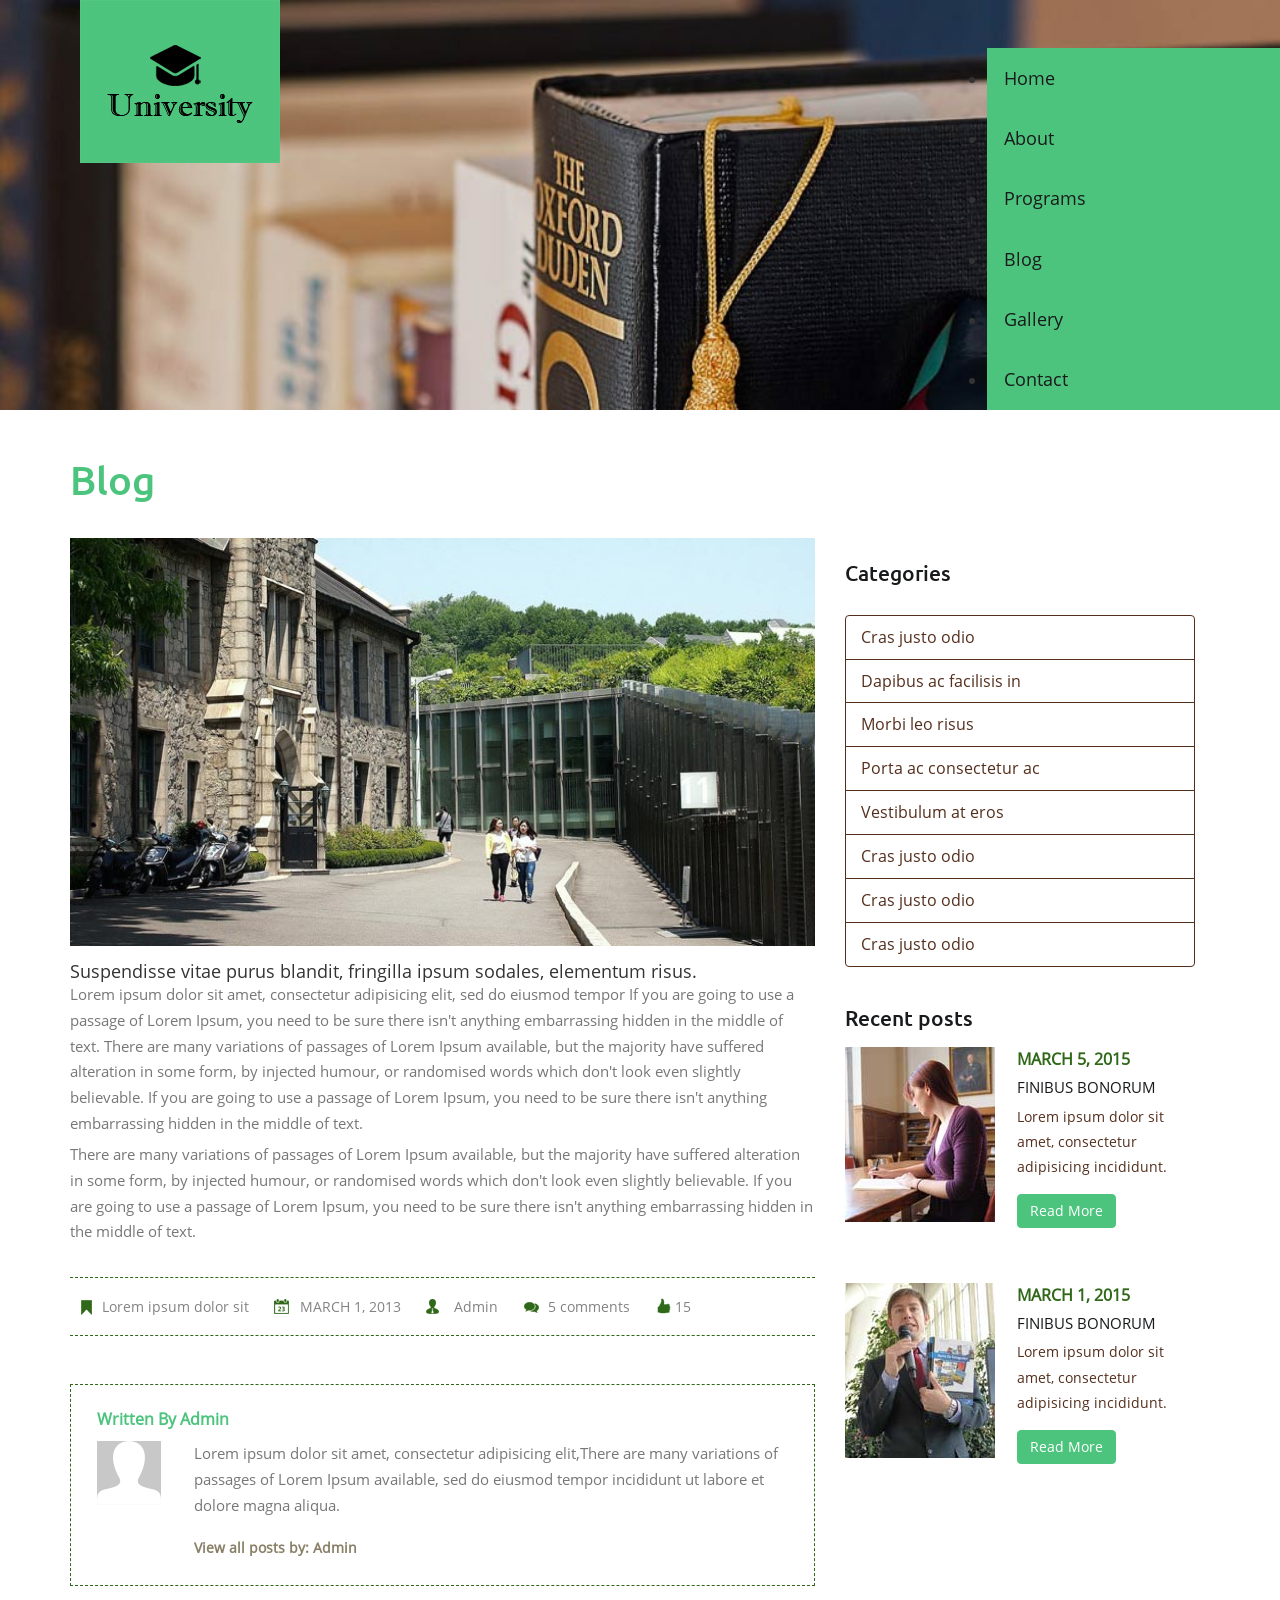
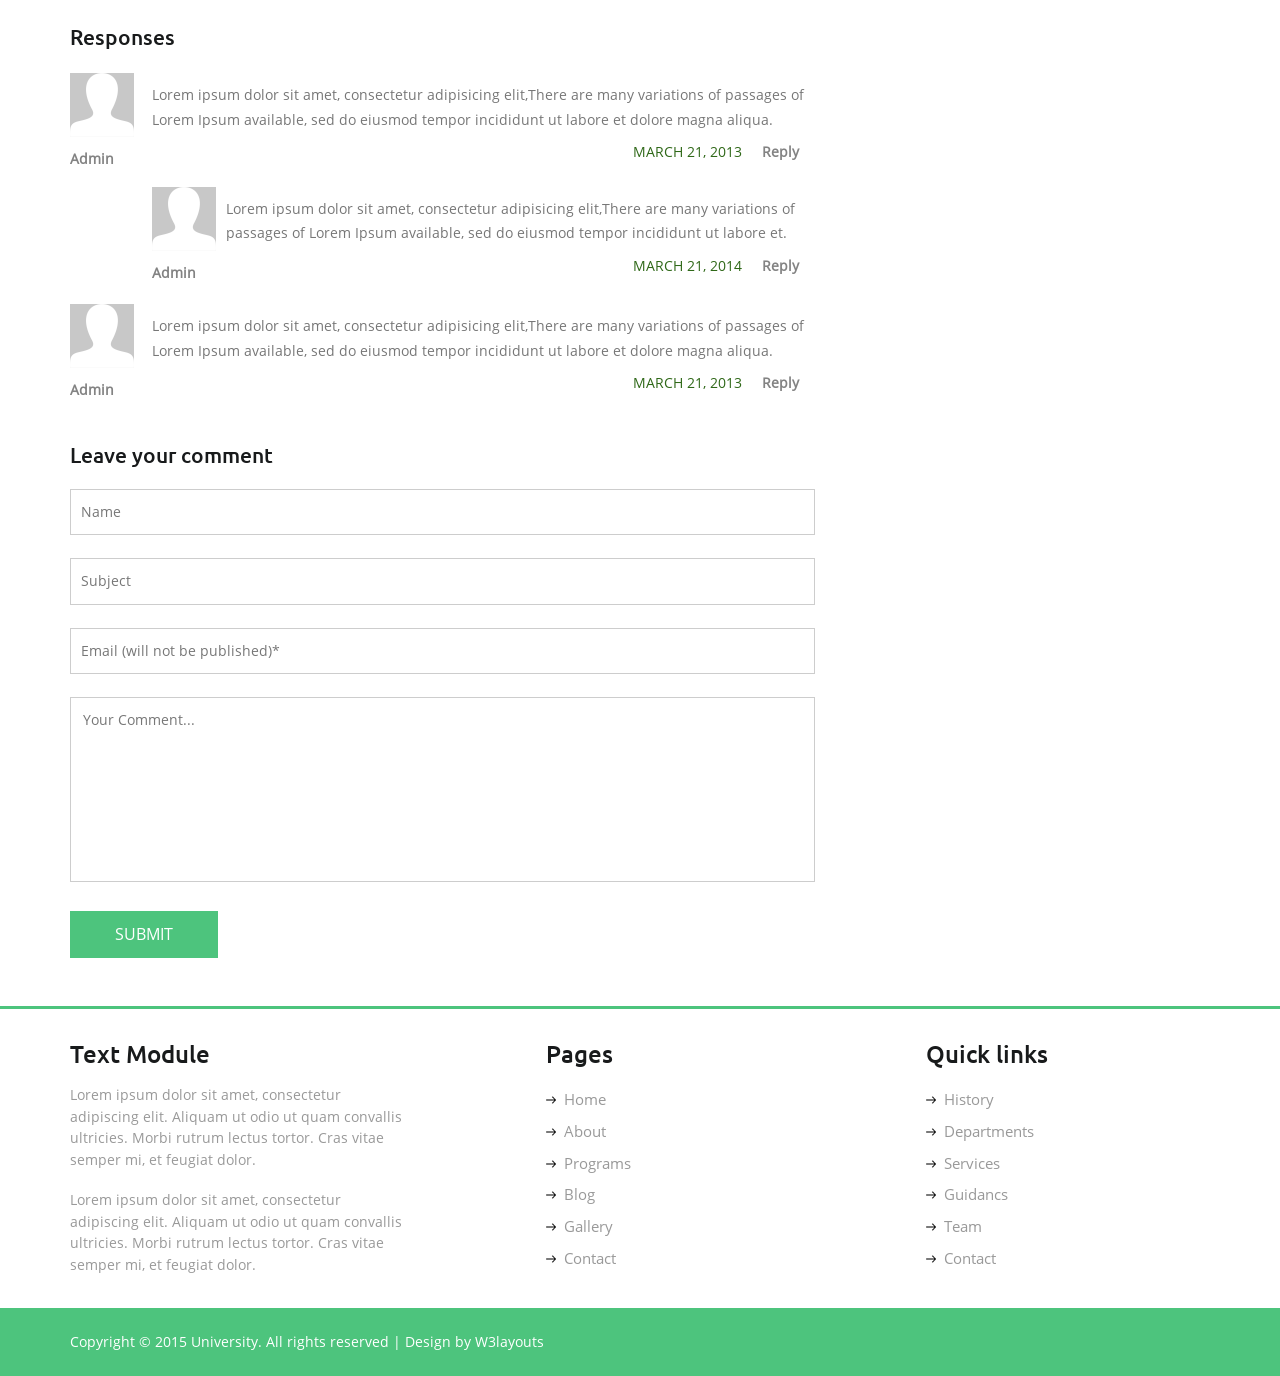
<file: EDUSAT/edusat/Design/single.html>
<!--A Design by W3layouts
Author: W3layout
Author URL: http://w3layouts.com
License: Creative Commons Attribution 3.0 Unported
License URL: http://creativecommons.org/licenses/by/3.0/
-->
<!DOCTYPE HTML>
<html>
<head>
<title>University a Educational Category Flat Bootstarp Responsive Website Template | Single :: w3layouts</title>
<!-- jQuery (necessary JavaScript plugins) -->
<script src="js/bootstrap.js"></script>
<!-- Custom Theme files -->
<link href="css/bootstrap.css" rel='stylesheet' type='text/css' />
<link href="css/style.css" rel='stylesheet' type='text/css' />
<!-- Custom Theme files -->
<!--//theme-style-->
<meta name="viewport" content="width=device-width, initial-scale=1">
<meta http-equiv="Content-Type" content="text/html; charset=utf-8" />
<meta name="keywords" content="University Responsive web template, Bootstrap Web Templates, Flat Web Templates, Andriod Compatible web template, 
Smartphone Compatible web template, free webdesigns for Nokia, Samsung, LG, SonyErricsson, Motorola web design" />
<script type="application/x-javascript"> addEventListener("load", function() { setTimeout(hideURLbar, 0); }, false); function hideURLbar(){ window.scrollTo(0,1); } </script>
<script src="js/jquery.min.js"></script>
 <script src="js/bootstrap.js"></script>

</head>
<body>
<!-- banner --> 
<div class="banner2">	  
	 <div class="header">
			 <div class="logo">
				 <a href="index.html"><img src="images/logo.jpg" alt=""/></a>
			 </div>
			 <div class="top-menu">
				 <span class="menu"></span>
				 <ul class="navig">
					 <li><a href="index.html">Home</a></li>
					 <li><a href="about.html">About</a></li>
					 <li><a href="program.html">Programs</a></li>
					 <li class="active"><a href="blog.html">Blog</a></li>
					 <li><a href="gallery.html">Gallery</a></li>
					 <li><a href="contact.html">Contact</a></li>
				 </ul>
			 </div>
			 <!-- script-for-menu -->
		 <script>
				$("span.menu").click(function(){
					$("ul.navig").slideToggle("slow" , function(){
					});
				});
		 </script>
		 <!-- script-for-menu -->
			 <div class="clearfix"></div>
	 </div>	  
</div>
<!---->
	<!-- blog-page -->
<div class="blog">
		<div class="container">
			<div class="blog-head">
				<h2>Blog</h2>
			</div>
			<div class="col-md-8 blog-left" >
				<div class="blog-info">
					<div class="blog-info-text">
						<div class="blog-img">
							<img src="images/img12.jpg" alt=""/>
						</div>
						<h4>Suspendisse vitae purus blandit, fringilla ipsum sodales, elementum risus.</h4>
						<p class="snglp">Lorem ipsum dolor sit amet, consectetur adipisicing elit, sed do eiusmod tempor If you are going to use a passage of Lorem Ipsum,
							you need to be sure there isn't anything embarrassing hidden in the middle of text. 
							There are many variations of passages of Lorem Ipsum available, but the majority have suffered alteration  
							in some form, by injected humour, or randomised words which don't look even slightly believable. If you are going to use a passage of Lorem Ipsum,
							you need to be sure there isn't anything embarrassing hidden in the middle of text.</p>
						<p>There are many variations of passages of Lorem Ipsum available, but the majority have suffered alteration  
						in some form, by injected humour, or randomised words which don't look even slightly believable. If you are going to use a passage of Lorem Ipsum,
						you need to be sure there isn't anything embarrassing hidden in the middle of text.</p>
						
					</div>
					<div class="comment-icons">
						<ul>
							<li><span></span><a href="#">Lorem ipsum dolor sit</a> </li>
							<li><span class="clndr"></span>MARCH 1, 2013</li>
							<li><span class="admin"></span> <a href="#">Admin</a></li>
							<li><span class="cmnts"></span> <a href="#">5 comments</a></li>
							<li><a href="#" class="like">15</a></li>
						</ul>
					</div>
					<div class="admin-text">
						<h5>Written By Admin</h5>
						<div class="admin-text-left">
							<a href="#"><img src="images/icon1.png" alt=""/></a>
						</div>
						<div class="admin-text-right">
							<p>Lorem ipsum dolor sit amet, consectetur adipisicing elit,There are many variations of passages of Lorem Ipsum available, 
							sed do eiusmod tempor incididunt ut labore et dolore magna aliqua.</p>
							<span>View all posts by:<a href="#"> Admin </a></span>
						</div>
						<div class="clearfix"> </div>
					</div>
					<div class="response">
						<h4>Responses</h4>
						<div class="media response-info">
							<div class="media-left response-text-left">
								<a href="#">
									<img class="media-object" src="images/icon1.png" alt=""/>
								</a>
								<h5><a href="#">Admin</a></h5>
							</div>
							<div class="media-body response-text-right">
								<p>Lorem ipsum dolor sit amet, consectetur adipisicing elit,There are many variations of passages of Lorem Ipsum available, 
									sed do eiusmod tempor incididunt ut labore et dolore magna aliqua.</p>
								<ul>
									<li>MARCH 21, 2013</li>
									<li><a href="single.html">Reply</a></li>
								</ul>
								<div class="media response-info">
									<div class="media-left response-text-left">
										<a href="#">
											<img class="media-object" src="images/icon1.png" alt=""/>
										</a>
										<h5><a href="#">Admin</a></h5>
									</div>
									<div class="media-body response-text-right">
										<p>Lorem ipsum dolor sit amet, consectetur adipisicing elit,There are many variations of passages of Lorem Ipsum available, 
											sed do eiusmod tempor incididunt ut labore et.</p>
										<ul>
											<li>MARCH 21, 2014</li>
											<li><a href="single.html">Reply</a></li>
										</ul>		
									</div>
									<div class="clearfix"> </div>
								</div>
							</div>
							<div class="clearfix"> </div>
						</div>
						<div class="media response-info">
							<div class="media-left response-text-left">
								<a href="#">
									<img class="media-object" src="images/icon1.png" alt=""/>
								</a>
								<h5><a href="#">Admin</a></h5>
							</div>
							<div class="media-body response-text-right">
								<p>Lorem ipsum dolor sit amet, consectetur adipisicing elit,There are many variations of passages of Lorem Ipsum available, 
									sed do eiusmod tempor incididunt ut labore et dolore magna aliqua.</p>
								<ul>
									<li>MARCH 21, 2013</li>
									<li><a href="single.html">Reply</a></li>
								</ul>		
							</div>
							<div class="clearfix"> </div>
						</div>
					</div>
				</div>
				<div class="coment-form">
					<h4>Leave your comment</h4>
					<form>
						<input type="text" value="Name " onfocus="this.value = '';" onblur="if (this.value == '') {this.value = 'Name';}" required="">
						<input type="text" value="Subject " onfocus="this.value = '';" onblur="if (this.value == '') {this.value = 'Subject';}" required="">
						<input type="text" value="Email (will not be published)*" onfocus="this.value = '';" onblur="if (this.value == '') {this.value = 'Email (will not be published)*';}" required="">
						<textarea type="text"  onfocus="this.value = '';" onblur="if (this.value == '') {this.value = 'Your Comment...';}" required="">Your Comment...</textarea>
						<input type="submit" value="SUBMIT" >
					</form>
				</div>
			</div>	
			<div class="col-md-4 single-page-right">
				<div class="category blog-ctgry">
					<h4>Categories</h4>
					<div class="list-group">
						<a href="single.html" class="list-group-item">Cras justo odio</a>
						<a href="single.html" class="list-group-item">Dapibus ac facilisis in</a>
						<a href="single.html" class="list-group-item">Morbi leo risus</a>
						<a href="single.html" class="list-group-item">Porta ac consectetur ac</a>
						<a href="single.html" class="list-group-item">Vestibulum at eros</a>
						<a href="single.html" class="list-group-item">Cras justo odio</a>
						<a href="single.html" class="list-group-item">Cras justo odio</a>
						<a href="single.html" class="list-group-item">Cras justo odio</a>
					</div>
				</div>	
				<div class="recent-posts">
					<h4>Recent posts</h4>
					<div class="recent-posts-info">
						<div class="posts-left sngl-img">
							<a href="single.html"> <img src="images/img16.jpg" class="img-responsive zoom-img" alt=""/> </a>
						</div>
						<div class="posts-right">
							<label>MARCH 5, 2015</label>
							<h5><a href="single.html">FINIBUS BONORUM</a></h5>
							<p>Lorem ipsum dolor sit amet, consectetur adipisicing incididunt.</p>
							<a href="single.html" class="btn btn-primary hvr-rectangle-in">Read More</a>
						</div>
						<div class="clearfix"> </div>
					</div>	
					<div class="recent-posts-info">
						<div class="posts-left sngl-img">
							<a href="single.html"> <img src="images/img17.jpg" class="img-responsive zoom-img" alt=""/></a>
						</div>
						<div class="posts-right">
							<label>MARCH 1, 2015</label>
							<h5><a href="single.html">FINIBUS BONORUM</a></h5>
							<p>Lorem ipsum dolor sit amet, consectetur adipisicing incididunt.</p>
							<a href="single.html" class="btn btn-primary hvr-rectangle-in">Read More</a>
						</div>
						<div class="clearfix"> </div>
					</div>
					<div class="clearfix"> </div>
				</div>				
			</div>
			<div class="clearfix"> </div>
		</div>	
</div>	
<!---->
<div class="footer">
	 <div class="container">
		 <div class="ftr-sec">
			 <div class="col-md-4 ftr-grid">
				 <h3>Text Module</h3>
				 <p>Lorem ipsum dolor sit amet, consectetur adipiscing elit. Aliquam ut odio ut quam convallis ultricies. Morbi rutrum lectus tortor. Cras vitae semper mi, et feugiat dolor.</p>
				 <p>Lorem ipsum dolor sit amet, consectetur adipiscing elit. Aliquam ut odio ut quam convallis ultricies. Morbi rutrum lectus tortor. Cras vitae semper mi, et feugiat dolor.</p>
			 </div>
			 <div class="col-md-4 ftr-grid2">
				 <h3>Pages</h3>
				 <ul>
					 <li><a href="index.html"><span></span>Home</a></li>
					 <li><a href="about.html"><span></span>About</a></li>
					 <li><a href="program.html"><span></span>Programs</a></li>
					 <li><a href="blog.html"><span></span>Blog</a></li>	
					 <li><a href="gallery.html"><span></span>Gallery</a></li>
					 <li><a href="contact.html"><span></span>Contact</a></li>
				 </ul>
			 </div>
			 <div class="col-md-4 ftr-grid3">
				 <h3>Quick links</h3>
				 <ul>
					 <li><a href="about.html"><span></span>History</a></li>
					 <li><a href="about.html"><span></span>Departments</a></li>
					 <li><a href="gallery.html"><span></span>Services</a></li>
					 <li><a href="blog.html"><span></span>Guidancs</a></li>	
					 <li><a href="about.html"><span></span>Team</a></li>
					 <li><a href="contact.html"><span></span>Contact</a></li>
				 </ul>
			 </div>
			 <div class="clearfix"></div>
		 </div>
	 </div>
</div>
<!---->
<div class="copywrite">
	 <div class="container">
		 <p>Copyright © 2015 University. All rights reserved | Design by <a href="http://w3layouts.com">W3layouts</a></p>
	 </div>
</div>
<!---->
</body>
</html>
</file>
<file: EDUSAT/edusat/Design/css/style.css>
/*
Author: W3layout
Author URL: http://w3layouts.com
License: Creative Commons Attribution 3.0 Unported
License URL: http://creativecommons.org/licenses/by/3.0/
*/
h4, h5, h6,
h1, h2, h3 {margin: 0;}
ul, ol {margin: 0; padding:0;}
p {margin: 0;}
html, body{
	font-family: 'OpenSans-Regular';
	font-size: 100%;
	background: #ffffff;
}
@font-face {
   font-family: 'OpenSans-Regular';
   src: url(../fonts/OpenSans-Regular.ttf)format('truetype');
}
@font-face {
   font-family: 'Ubuntu-Medium';
   src: url(../fonts/Ubuntu-Medium.ttf) format('truetype');
}
body a{
	transition:0.5s all;
	-webkit-transition:0.5s all;
	-moz-transition:0.5s all;
	-o-transition:0.5s all;
	-ms-transition:0.5s all;
}
.row{
	margin:0;
}	
.breadcrumb{
	margin:2em 0;
	text-align:left;
}
h1.b1, h2.b2, h3.b3 {
  margin-bottom: 25px;
  display: block;
}
/*-- banner --*/
.banner{
	background:url(../images/banner.jpg) no-repeat;
	background-size:cover;
	min-height:835px;
}
.logo{
	float:left;
	margin-left:5em;
}
.top-menu{
	float:right;
	  background: #4dc47d;
  margin: 3em 0 0 0;
  padding:0 11em 0 0em;
}

.top-menu ul li a{
	display:block;
	color:#181a1b;
	font-size:1.1em;
	padding:1em 1em;
	text-decoration:none;
    
}


/*list==========================================*/
/*-- Navbar-Starts-Here --*/

.container > .navbar-header, .container-fluid > .navbar-header, .container > .navbar-collapse, .container-fluid > .navbar-collapse {
    margin-right: 0;
    margin-left: 0;
}
.navbar-inverse .navbar-collapse, .navbar-inverse .navbar-form {
    border-color: transparent;
    z-index: 99999;
}
.navbar {
    margin-bottom: 0;
    border: none;
    z-index: 99999;
    border-radius: 0;
}
.navbar-inverse .navbar-brand {
    color: #fff;
}
.navbar-brand {
    font-size: 45px;
   
    line-height: 23px;
    letter-spacing: 1px;
}

.navbar-inverse {
    background-color:#4dc47d;
    border-color: transparent;
}
.navbar-right {
  
}

.navbar-nav > li {
    float: left;
    /*width: 14.28%;*/
    text-align: center;
}
.navbar-inverse .navbar-nav > li > a {
    color: #EEE;
}
.navbar-nav > li > a {
   
    color:#181a1b;
	font-size:1.1em;
	padding:1em 1em;
	text-decoration:none;
}
.navbar-inverse .navbar-nav > li > a:hover, .navbar-inverse .navbar-nav > li > a:focus {
    color: #fff;
    background-color: #eee;
}
.navbar-inverse .navbar-nav > .open > a, .navbar-inverse .navbar-nav > .open > a:hover, .navbar-inverse .navbar-nav > .open > a:focus {
    color: #fff;
    background-color: #4dc47d;
}

/*-- Dropdown-Menu --*/
.dropdown-menu {
    /*min-width: 145px;*/
    background-color: #fff;
    top: 98%;
}
ul.dropdown-menu.dropdown1 {
    text-align: center;
    padding: 0;
    top: 98%;
}
ul.dropdown-menu.dropdown-menu2 {
    /*width: 165px;*/
}
.navbar-nav > li > .dropdown-menu {
    margin-top: 0;
    border-top-left-radius: 0;
    border-top-right-radius: 0;
    padding: 0;
   
}
.navbar-right .dropdown-menu {
    right: 0;
    left: -1px;
}
.dropdown-menu > li > a {
    font-size: 16px;
    padding: 10px 20px;
    background-color: #fff;
    color: #fff;
   
}
.dropdown-menu > li  {
   white-space:normal;
}
.dropdown-menu > li > a:hover {
    color:#000;
      background-color:  #4dc47d;
}
.caret {
    float: right;
    margin-top: 10px;
}

.dropdown-submenu {
    position: relative;
}

.dropdown-submenu>.dropdown-menu {
    top: -1px;
    left: 100%;
    margin-top: 0;
    margin-left: -1px;
    padding: 0;
    -webkit-border-radius: 0 6px 6px 6px;
    -moz-border-radius: 0 6px 6px;
    border-radius: 0 6px 6px 6px;
}

.dropdown-submenu:hover>.dropdown-menu {
    display: block;
}
.dropdown-submenu>a:after {
    display: block;
    content: " ";
    float: right;
    /*width: 0;
    height: 0;*/
    border-color: transparent;
    border-width: 5px 0 5px 5px;
    margin-top: 5px;
    margin-right: -10px;
}

.dropdown-submenu:hover>a:after {
    border-left-color: #fff;
}

.dropdown-submenu.pull-left {
    float: none;
}

.dropdown-submenu.pull-left>.dropdown-menu {
    left: -100%;
    margin-left: 10px;
    -webkit-border-radius: 6px 0 6px 6px;
    -moz-border-radius: 6px 0 6px 6px;
    border-radius: 6px 0 6px 6px;
}
.nav .open > a, .nav .open > a:hover, .nav .open > a:focus {
    border-color: transparent;
}



 .slider {
	position: relative;
	text-align: center;
}
.rslides {
  position: relative;
  list-style: none;
  overflow: hidden;
  width: 100%;
  padding: 0;
  margin: 0;
}
.rslides li {
  -webkit-backface-visibility: hidden;
  position: absolute;
  display: none;
  width: 100%;
  left: 0;
  top: 0;
  }
.rslides li:first-child {
  position: relative;
  display: block;
  float: left;
}
ul.callbacks_tabs.callbacks1_tabs {
	position: absolute;
	bottom: 29px;
	z-index: 999;
	left: 46%;
	display:none;
}
.callbacks_nav {
  position: absolute;
  -webkit-tap-highlight-color: rgba(0,0,0,0);
  top: 50%;
  left:20px;
  opacity: 0.7;
  z-index: 3;
  text-indent: -9999px;
  overflow: hidden;
  text-decoration: none;
  height: 59px;
  width: 59px;
  background: transparent url(../images/slid.png) no-repeat left top;
  margin-top: -45px;
  }
.callbacks_nav.next {
  left: auto;
  background-position: right top;
  right: 25px;
 }
.caption{
   width: 100%;
  position: absolute;
  top: 84px;
  left: 0%;
  text-align: center;
}
 .caption h3{
	font-size:3.5em;
	font-weight:500;
	color:#fff;
	margin-bottom:8px;
}
.banner-grids {
  margin-top: 20em;
}
.banner-grid h3{
	background:#4dc47d;
	color:#fff;
	padding:0.5em;
	border-left:3px solid #000;
	font-family: 'Ubuntu-Medium';
}
.banner-grid-sec{
	border:4px solid #4dc47d;
	margin-top:1em;
	background:#fff;
	padding:1em;
}
.grid_info:nth-child(2){	
	padding-top:1.2em;	
}
.blg-pic {
  width: 20%;
  float: left;
}
.blg-pic img {
  border-radius:50%;
  border: 2px solid #dcdcdc;
}
.blg-pic-info {
  width:75%;
  float: left;
  margin-left:5%;
}
.blg-pic-info h4 a{
  display:inline-block;
  margin-bottom:8px;
  font-size:1em;
  color:#4dc47d;
  text-decoration:none;
  font-family: 'Ubuntu-Medium';
}
.blg-pic-info h4 a:hover,.news-grid h4 a:hover,.news-ltr h4 a:hover,.wel_grid h5 a:hover,.more_info a:hover
,.event-info h5 a:hover,.camp-grid h4 a:hover{
	  color: #181a1b;
}
.ftr-grid2 ul li a:hover, .ftr-grid3 ul li a:hover,a.more:hover,.blog-left p a:hover,.blog h3 a:hover{
	color: #4dc47d;
}
.blg-pic-info p,.news-grid p,.news-ltr p{
  color:#333;
  line-height:1.5em;
  font-size:0.84em;
}
.more{
	margin-top:1.8em;
	text-align:center;
}
.more a{
	display:inline-block;
	color:#26c159;
	text-decoration:none;	
	font-size:0.9em;
}
.news-grid {
	margin-bottom:11px;
}
.news-grid:nth-child(4) {
  margin-bottom: 0;
}
.news-grid h4 a{
  display:inline-block;
  margin-bottom:3px;
  font-size:1em;
  color:#4dc47d;
  text-decoration:none;
  font-family: 'Ubuntu-Medium';
}
.news-ltr h4 a{
 display:inline-block;
  margin-bottom:3px;
  font-size:1.15em;
  color:#4dc47d;
  text-decoration:none;
  font-family: 'Ubuntu-Medium';
}
.banner-grid form{
	margin-top:1.5em;
}
.banner-grid form input[type="text"]{
  width: 100%;
  margin-bottom:1em;
  padding: 8px;
  border: 1px solid #b7b7b7;
  font-size:0.9em;
  margin-bottom: 2.5em;
  color: #000;
  outline: none;
}
.banner-grid form input[type="submit"] {
  color: #fff;
  background: #4dc47d;
  font-size: 0.9em;
  text-decoration: none;
 border:2px solid #4dc47d;
  outline:none;
  width: 50%;
  margin: 0 auto;
  padding: 6px 0px;
  transition:0.5s all;
	-webkit-transition:0.5s all;
	-moz-transition:0.5s all;
	-o-transition:0.5s all;
	-ms-transition:0.5s all;
  display: block;
}
.banner-grid form input[type="submit"]:hover{
		border:2px solid #4dc47d;
		background:transparent;
		color:#4dc47d;
}
/*--welcome--*/
.welcome{
	padding:4em 0;
}
.welcome h2{
	font-family: 'Ubuntu-Medium';
	font-size:2.5em;
	line-height:1.2em;
	text-align:center;
	color:#4dc47d;
}
.welcm_sec{
	margin-top:3em;
}
.campus {
  padding-left: 0;
}
.campus_head{
	margin-bottom:2em;
}
.campus_head h3,.testimonal h3,.news h3{
	font-family: 'Ubuntu-Medium';
	font-size:1.85em;
	color:#181a1b;
	margin-bottom:0.7em;
}
.campus_head p{
	font-size:0.95em;
	color:#777;
	line-height:1.7em;
}
.wel_grid{
	padding-left:0;
}
.wel_grid h5 a{
	font-family: 'Ubuntu-Medium';
	font-size:1.2em;
	color:#4dc47d;
	display:inline-block;
	margin:10px 0;
}
.wel_grid  p {
  font-size: 0.95em;
  color: #777;
  line-height: 1.7em;
}
.testimonal {
  padding-right: 0;
}
.testimnl-grid {
  background:url(../images/cm.png) no-repeat 0px 0px;
    padding-left: 3em;
}
.testimnl-grid:nth-child(3){
	margin:1em 0;
}
.testimnl-grid  a  p {
  font-size: 0.9em;
  color: #777;
  line-height: 1.6em;
  display:inline-block;
}
.testimnl-grid a p:hover{
	color:#4dc47d;
}
.testimnl-grid h5{
	font-family: 'Ubuntu-Medium';
	font-size:1em;
	color:#4dc47d;
	display:inline-block;
	margin:10px 0 0 0;
}
.more_info {
  margin-top: 1.5em;
}
.more_info a{
	 display: inline-block;
  color: #26c159;
  text-decoration: none;
  font-family: 'Ubuntu-Medium';
  font-size: 0.9em;
  text-transform:uppercase;
}
/*-- events --*/
.news{
	padding-bottom:5em;
}
.news h3{
		margin-bottom:1.3em;
}
.event-grid:nth-child(1){
	padding-left:0;
}
.event-grids-left{
	padding-left:0;
}
.event-pic {
	float:left;
	width:47%;
	margin-right:3%;
}
.event-pic img{
	width:100%;
}
.date{
	display:inline-block;
	margin-right:7%;
	text-align:center;
	float:left;
	width:20%;
}
.date h4{
	font-size:2.8em;
	font-weight:600;
}
.date span{
	display:block;
	font-size:1em;
}
.event-info{
	 width:72%;
	float:left;
	  padding-top: 9px;
}
.event-info h5 a{
	font-family: 'Ubuntu-Medium';
  font-size: 1.2em;
  color: #4dc47d;
  display: inline-block;
  margin: 0 0 10px 0;
  line-height:1.3em;
}
.event-pic-info{
	width:50%;
	float:left;
}
.event-info p {
  line-height: 1.5em;
  color: #999;
  font-size:0.95em;
}
/*-- footer --*/
.footer{
	padding:2em 0;
	border-top:3px solid #4dc47d;
}
.ftr-grid {
  padding:0 3em 0 0;
}
.ftr-grid h3,.ftr-grid2 h3,.ftr-grid3 h3{
  font-family: 'Ubuntu-Medium';
  font-size: 1.5em;
  color: #181a1b;
  margin-bottom: 0.7em;
}
.ftr-grid p {
  line-height: 1.5em;
  color: #999;
  font-size: 0.9em;
}
.ftr-grid p:nth-child(3){
	padding-top:1.3em;
}
.ftr-grid2,.ftr-grid3 {
  padding-left: 6em;
}
.ftr-grid2 ul li,.ftr-grid3 ul li{
	display:block;
}
.ftr-grid2 ul li a,.ftr-grid3 ul li a{
	display:block;
	padding:5px 0;
	  color: #999;
  font-size: 0.95em;
}
.ftr-grid2 ul li a span,.ftr-grid3 ul li a span{
  width: 12px;
  height: 10px;
  display: inline-block;
  background: url(../images/awr.png) no-repeat 0px 0px;
  margin-right: 0.4em;
}
.copywrite{
	background:#4dc47d;
	padding:1.5em;
}
.copywrite p {
  color: #fff;
  font-size: 0.9em;
  text-align: left;
}
.copywrite p a{
	color: #fff;
}
/*--about--*/
.banner2{
	background:url(../images/banner.jpg) no-repeat;
	background-size:cover;
	min-height:270px;
}
.about-sec{
	 padding:3em 0;
}
.about-head h2,.gallery h2,.main-head-section h2,.blog-head h2,h2.top{
  font-family: 'Ubuntu-Medium';
  font-size: 2.5em;
  margin-bottom: 0.5em;
  color: #4dc47d;
}
.about-head h4{
    font-family: 'Ubuntu-Medium';
  font-size: 1.1em;
  color: #181a1b;
  margin-bottom: 0.5em;
}
.about-head p{
      font-size: 0.95em;
  color: #777;
  line-height: 1.7em;
}
.video-grid{
	 margin:3em 0;
}
.video {
  padding-left: 0;
}
.video iframe{
	 width:100%;
	 height:320px;
}
.video-info h3 {
    font-family: 'Ubuntu-Medium';
  font-size: 1.6em;
  color: #181a1b;
  margin-bottom: 0.7em;
}
.video-info h4 {
  color:#4dc47d; 
    font-family: 'Ubuntu-Medium';
  font-size: 1.1em;
  margin-bottom: 0.5em;
}
.video-info p {
  margin-bottom: 1.5em;
    font-size: 0.95em;
  color: #777;
  line-height: 1.7em;
}
.our_work h3 {
  font-family: 'Ubuntu-Medium';
  font-size: 2em;
  margin-bottom: 0.5em;
  color: #4dc47d;
  text-align:center;
}
.camp-grid h4 a{
  color: #4dc47d;
  font-family: 'Ubuntu-Medium';
  font-size: 1.2em;
  display:inline-block;
  margin: 0.5em 0;
  text-decoration:none;
}
.camp-grid p {
  font-size: 0.95em;
  color: #777;
  line-height: 1.7em;
}
a.more{
	font-size:0.9em;
	margin-top:0.6em;
	display:inline-block;
	color:#333;
	text-decoration:none;
}
/*--pages-start--*/
.pages {
	padding: 3em 0px;
}
h3.ghj {
	color: #000;
	font-size: 2em !important;
	margin: 0 0 1em;
}
.headdings, .Buttons, .progress-bars, .alerts, .bread-crumbs, .pagenatin, .appearance, .distracted {
	padding: 2em 0;
}
.breadcrumb {
	margin-bottom: 3em !important;
}
.table {
	margin-bottom: 0;
    margin-top: 0px;
}
.b4,.b5,.b6 {
  margin-top: 15px !important;
  margin-bottom: 15px !important;
}
.bs-example h1, .bs-example hh2, .bs-example h3, .bs-example h4, .bs-example h5, .bs-example h6 {
  margin: 0 0 10px;
}
/*--gallery-*/
.gallery{
	padding:3em 0;
}
.event-sec ul li{
	display:block;
}
.event-sec ul li a{
	color: #333;
	font-weight:500;
	font-size:1.1em;
	padding:3px 0;
	display:block;
}
.event-pics a{
	  width: 23.5%;
  margin: 0 17px 22px 0;
  float: left;
  
}
.event-pics a img{
	width:100%;	
}
/*----blog----*/
.blog{
padding:3em 0;
}
.blog-left{
	padding-left:0;
}
.blog h3 a{
  font-family: 'Ubuntu-Medium';
  font-size: 1em;
  color: #181a1b;
  display:inline-block;
}
.list-group {
  margin-top: 30px;
}
.list-group-item {
  position: relative;
  color:#542f1d;
  display: block;
  padding: 10px 15px;
  margin-bottom: -1px;
  background:none !important;
  border: 1px solid #542f1d;
}
a.list-group-item {
  color:#542f1d;
}
a.list-group-item:hover {
  background-color:#4dc47d !important;
  color: #fff;
}
.blog-info p{
	font-size: 0.95em;
  color: #777;
  line-height: 1.7em;
  margin-top:5px;
}
p.snglp{
  font-size: 0.95em;
  color: #777;
  line-height: 1.7em;
  margin:0;
}
.blog-left p a {
  color: #777;
}
.recent-posts h4,.category h4,.coment-form h4,.response h4{
  margin: 0 0 18px 0;
  font-family: 'Ubuntu-Medium';
  font-size: 1.3em;
  color: #181a1b;
}
.posts-right label {
  margin: 0 0 0px 0;
  font-size: 1em;
  color: #2f6818;
  line-height: 1.6em;
}
.blog-img {
  margin:1em 0;
  overflow:hidden;
}
.blog-img img{
	width:100%;
}
.blog-info-text a img {
  width: 100%;
}
.blog-info-text a img {
  overflow: hidden;
  position: relative !important;
  padding: 0;
}
.single-page  img {
	box-sizing: border-box;
	height: auto;
	max-width: 100%;
}
img.zoom-img {
	transform: scale(1, 1);
	-webkit-transform: scale(1, 1);
	-moz-transform: scale(1, 1);
	o-transform: scale(1, 1);
	-ms-transform: scale(1, 1);
	transition-timing-function: ease-out;
	-webkit-transition-timing-function: ease-out;
	-moz-transition-timing-function: ease-out;
	-o-transition-timing-function: ease-out;
	-ms-transition-timing-function: ease-out;
	transition-duration: .5s;
	-webkit-transition-duration: .5s;
	-moz-transition-duration: .5s;
	-o-transition-duration: .5s;
	-ms-transition-duration: .5s;
}
img.zoom-img:hover {
	transform: scale(1.08);
	-webkit-transform: scale(1.08);
	-moz-transform: scale(1.05);
	-o-transform: scale(1.08);
	-ms-transform: scale(1.08);
	-webkit-transition-timing-function: ease-in-out;
	-moz-transition-timing-function: ease-in-out;
	-o-transition-timing-function: ease-in-out;
	-ms-transition-timing-function: ease-in-out;
    -webkit-transition-duration: 750ms;
	-moz-transition-duration: 750ms;
	-o-transition-duration: 750ms;
	-ms-transition-duration: 750ms;
	overflow: hidden;
}
a.list-group-item:hover {
  background-color: #5F9EA0;
  border-color: #5F9EA0;
  color: #fff;
}
.blog-ctgry{
  margin: 40px 0;
}
.recent-posts-info {
	margin-bottom: 55px;
}
.posts-left{
  float: left;
  margin-right: 14px;
  overflow: hidden;
}
.posts-right{
	float:right;
	width: 51%;
}	
.posts-right lable {
	font-size: 14px;
	font-weight: 500;
	color: #989595
}
.posts-right h5 a {
  color:#181a1b;
  display:inline-block;
  font-size: 1.1em;
  margin: 3px 0;
  line-height: 1.6em;
}
.posts-right h5 a:hover{	
	color: #2f6818;	
}
.blog-info {
  margin-bottom: 2em;
}
.btn-primary:hover{
background:transparent;
color:#4dc47d;
border-color: #4dc47d;
}
.btn-primary {
  background:#4dc47d;
  border-color: #4dc47d;
  color: #fff;
  }
.comments h4{
  margin: 0 0 18px 0;
}
.posts-right p {
  color: #542f1d;
  font-size: 14px;
  text-shadow: 1px 1px 0px #fff;
  margin: 0px 0 15px 0;
  line-height: 1.8em;
}
.related-posts-grids {
	float: left;
	width: 30%;
	margin-left: 1em;
}
.related-posts-grids img{
	width:100%;
}
.related-posts-grids h5 {
	font-size: 15px;
	font-weight: 600;
	margin: .5em 0;
	color: #1C90F4;
}
.comments-info.cmnts-mddl {
  margin: 4em 0;
}
.comments-info p.cmmnt {
color: #542f1d;
  font-size: 14px;
  text-shadow: 1px 1px 0px #fff;
  margin: 7px 0 0px 0;
  line-height: 1.8em;
}
.cmnt-icon-left {
	float: left;
	width: 25%;
}
.cmnt-icon-right {
	float: right;
	width: 75%;
}
.cmnt-icon-right p {
  margin: 0 0 6px 0;
  font-size: 16px;
  color: #2f6818;
  font-weight: 600;
  line-height: 1.6em;
}
.cmnt-icon-right  p a{
  color: #887f66;
  font-size: 14px;
}
.cmnt-icon-right p a:hover{
	color: #2f6818;
}
ul.pagination {
  padding: 0 0 0 0px;
  margin: 12px 0 0 0;
}
ul.pagination li a {
  color: #542f1d;
  font-size: 17px;
  padding: 5px 15px;
}
.pagination > li > a:hover, .pagination > li > span:hover, .pagination > li > a:focus, .pagination > li > span:focus{
  color: #fff;
  background: #4dc47d !important;
  border-color:#4dc47d;
}
.pagination > li > a, .pagination > li > span {
  color: #542f1d;
  background: none;
  border: 1px solid #ddd;
}
//****-------------------------*****---------------------------------
/*--blog-starts--*/
.blog {
  padding: 6em 0;
}
span.glyphicon {
  color: #000;
}
.pager li > a, .pager li > span {
  border-radius: 15px;
  color: #353a3d;
}
.blg_sec{
	margin-top:1.5em;
}
.blog-main p {
	color: #999;
	font-size: 15px;
	margin-top: 5px;
}
.blog-top {
  margin-top: 3%;
}
.blog-main p a{
	color:#e34554;
}
.blog-main p a:hover{
	text-decoration:underline;
	transition: 0.5s all ease;
	-webkit-transition: 0.5s all ease;
	-moz-transition: 0.5s all ease;
	-o-transition: 0.5s all ease;
	-ms-transition: 0.5s all ease;
	color:#999;
}
a.bg {
	color: #e34554;
	font-size:1.3em;
	font-weight: 400;
	text-decoration: none;
}
.blog-one{
	margin-top:1.5em;
}
.blog-one img{
	width:100%;
}
.col-md-5.blog-one-left {
  	padding-left: 0;
}
.blog-comments {
  margin-top: 2.5em;
  border-top: 1px solid rgba(153, 153, 153, 0.2);
  padding: 1.3em 0px;
}
.blog-comments ul {
  padding: 0;
}
.b-btn {
	margin-top: 26px;
}
.blog-comments ul li{
	list-style:none;
	display:inline-block;
	margin-right:15px;
}
.b-btn a{
	color: #fff;
	padding: 5px 15px;
	border-radius: 0.3em;
	-webkit-border-radius: 0.3em;
	-moz-border-radius: 0.3em;
	-o-border-radius: 0.3em;
	outline: none;
	font-size: 13px;
	background: #e34554;
}
.b-btn a:hover{
	background:#2a2017;
	transition: 0.5s all ease;
	-webkit-transition: 0.5s all ease;
	-moz-transition: 0.5s all ease;
	-o-transition: 0.5s all ease;
	-ms-transition: 0.5s all ease;
}
.blog-main-one {
	border-bottom: 1px solid rgba(153, 153, 153, 0.2);
}
.blog-right h3,.blog-right h2{
	color: #e34554;
	font-size: 1.3em;
	font-weight: 400;
}
.blog-right ul{
	padding:0;
	margin-top:1.5em;
}
.blog-right ul li{
	list-style:none;
	margin-bottom:8px;
}
.blog-right ul li a {
	color: #999;
	font-size: 1em;
}
.blog-right ul li a:hover{
	color:	#e34554;
	margin-left: 10px;
	transition: 0.5s all ease;
	-webkit-transition: 0.5s all ease;
	-moz-transition: 0.5s all ease;
	-o-transition: 0.5s all ease;
	-ms-transition: 0.5s all ease;
}
.posts{
	margin-top:2em;
}
.categories:nth-child(1){
	margin-top:0;
}
.categories{
	margin-top:2em;
}
p.sngl {
	margin-top: 1.5em;
}
.blog-one p {
	color: #999;
	font-size: 1em;
	line-height: 1.9em;
	margin-top: 1em;
}
.blog-one-left p{
	margin-top:0;
}
.pagination {
	margin: 4% 0 0 0;
}
.blog-comments ul li a, .blog-comments ul li p {
	color: #999;
	font-size: 0.9em;
	display: inline-block;
	vertical-align: top;
	margin-left: 10px;
}
.blog-comments ul li a:hover{
	color:	#e34554;
	text-decoration: none;
  	transition: 0.5s all;
  	-webkit-transition: 0.5s all;
  	-moz-transition: 0.5s all;
  	-o-transition: 0.5s all;
  	-ms-transition: 0.5s all;
}
.related{
	margin-top:3em;
}
.contact-form {
	margin-top: 1.7em;
}
.related-left{
	text-align:center;
	padding-left: 0;
}
.related-left h4 {
	color: #e34554;
	font-size: 1.3em;
	margin: 13px 0 0 0;
}
.contact-form form input[type="text"]{
	padding: 10px 15px;
	width: 100%;
	color: #333;
	font-size: 1em;
	border: 1px solid #E3E3E3;
	outline: none;
	display: block;
	margin: 10px 0;
}
 .contact-form form textarea {
  padding: 10px 15px;
  width: 100%;
  color: #333;
  font-size: 1em;
  border: 1px solid #E3E3E3;
  outline: none;
  display: block;
  margin: 10px 0;
}
.contact-form form textarea {
  height: 200px;
  resize: none;
}
.contact-form form input[type="submit"]:hover{
	background: #2a2017;
	transition: 0.5s all ease;
	-webkit-transition: 0.5s all ease;
	-moz-transition: 0.5s all ease;
	-o-transition: 0.5s all ease;
	-ms-transition: 0.5s all ease;
}
.contact-form form input[type="submit"] {
	color: #fff;
	background: #e34554;
	padding: 0.7em 1.7em;
	font-size: 1em;
	margin-top: 1em;
	border: none;
	outline: none;
	border-radius: 0.3em;
	-webkit-border-radius: 0.3em;
	-moz-border-radius: 0.3em;
	-o-border-radius: 0.3em;
}
.media-heading {
	margin-top: 0;
	margin-bottom: 5px;
}
.media-heading a,.media-heading{
	color:#e34554;
}
.media-body p {
	font-size: 15px;
	margin-top: 10px;
	line-height: 1.9em;
	color: #999;
}
.comments-bottom {
	margin-top: 3%;
}
.media {
	margin-top: 24px;
}
.comments {
	margin-top: 5%;
}
.related-bottom {
	margin-top: 3%;
}
.related-left img {
	width: 100%;
}
.reply{
	margin-top: 5%;
}
ul.pager {
	margin: 0;
}
/*--single-page--*/
.comment-icons {
	border-top: 1px dashed #2f6818;
	border-bottom: 1px dashed #2f6818;
	padding: 1em 0;
	margin: 2em 0 3em 0;
}
.comment-icons ul {
	margin: 0;
	padding: 0;
}
.comment-icons ul li {
	display: inline-block;
	margin: 0 10px;
  color: #838383;
  font-size: 14px;
}
.comment-icons ul li span{
  background: url(../images/iconsprite.png) no-repeat 0px 0px;
  margin-right: 10px;
  display: inline-block;
  width: 12px;
  height: 20px;
  vertical-align: middle;
}
.comment-icons ul li span.clndr {
  background: url(../images/iconsprite.png) no-repeat -19px -2px;
	width: 17px;
}
.comment-icons ul li span.admin{
  background: url(../images/iconsprite.png) no-repeat 0px -25px;
  width: 15px;
  height: 20px;
}
.comment-icons ul li span.cmnts{
  background: url(../images/iconsprite.png) no-repeat -18px -24px;
  margin-right: 5px;
  width: 17px;
}
.comment-icons ul li a.like{
	background: url(../images/iconsprite.png) no-repeat 2px -46px;
	margin-right: 6px;
	padding-left: 1.5em;
}
.comment-icons ul li a{
  color:#838383;
  font-size: 14px;
  margin: 10px 0 18px 0;
  line-height: 1.8em;
  display: inline;
}
.comment-icons ul li a:hover{
	color:#4dc47d;
}
.admin-text {
  padding: 26px;
  border: 1px dashed #2f6818;
}
.admin-text h5 {
  margin: 0 0 12px 0;
  font-size: 1em;
  color:#4dc47d;
  font-weight: 600;
}
.admin-text-left {
	float: left;
	width: 11%;
}
.admin-text-right {
	float: right;
	width: 86%;
}
.admin-text-right p {
  margin: 0px 0 18px 0;
    font-size: 0.95em;
  color: #777;
  line-height: 1.7em;
}
.admin-text-right span {
font-weight:600;
  font-size: 14px;
  margin: 0 0 10px 0;
  color:#887f66;
}
.admin-text-right span a {
	  color: #887f66;
	text-decoration:none;
}
.admin-text-right span a:hover{
	color:#2f6818;
	transition:.5s all;
}
.media.response-info {
  margin-top: 1.5em;
}
.response-info-mdl {
  margin: 1em 0px 1em 4em;
}
.response {
  margin-top: 40px;
}
.media-left.response-text-left {
  width: 11%;
}
.response-text h5 {
  font-weight: 600;
  font-size: 14px;
  margin: 10 0 0px 0;
  color: #887f66;
}
.response-text-left h5 a {
	text-decoration: none;
	  color: #838383;
}
.response-text-left h5 a:hover{
	text-decoration: none;
	color:#2f6818;
}
.response-text-left h5{
  font-weight: 600;
  font-size: 14px;
  margin: 1em 0 0 0;
}
.response-text-right p {
    font-size: 0.9em;
  color: #777;
  line-height: 1.7em;
}
.response-text-right ul{
	padding:0;	
	text-align: right;
	margin-top: 0.5em;
}
.response-text-right ul li{
  display: inline-block;
  color: #2f6818;
  font-size: 0.9em;
  margin-right: 16px;
}
.response-text-right ul li a{
    color:#838383;
  font-size: 14px;
  font-weight: 600;
}
.response-text-right ul li a:hover{
	color:#2f6818;
	text-decoration:none;
}
.coment-form input[type="text"] {
  background: none;
  width: 100%;
  color: #777;
  margin: 0 0px 23px 0;
  font-size: 0.9em;
  padding: 12px 10px;
  outline: none;
  border:1px solid #CDCDCD;
}
.coment-form textarea {
  background: none;
  width: 100%;
  color:#777;
  font-size: 0.9em;
  resize: none;
  height: 185px;
  padding: 12px;
  outline: none;
  border: 1px solid #CDCDCD;
  }
.coment-form input[type="submit"] {
  padding: 10px 43px;
    margin-top: 23px;
  border:2px solid #4dc47d;
  color: #ffffff;
  font-size: 1em;
  background:#4dc47d;
  transition:0.5s all;
	-webkit-transition:0.5s all;
	-moz-transition:0.5s all;
	-o-transition:0.5s all;
	-ms-transition:0.5s all;
}
.coment-form input[type="submit"]:hover {
  background: transparent;
  color:#4dc47d;
  border:2px solid #4dc47d;
}
.coment-form h4 {
  margin-bottom: 22px;
}
.coment-form {
  margin-top: 46px;
}
/*--single-page--*/
/*--blog-end--*/
/**contact**/
.contact-map iframe {
	min-height:380px;
	width: 100%;
	border: none;
}
.contact_top {
	padding:4em 0 0em 0;
}
.contact-head p {
	text-align: left;
	color: #fff;
	font-size: 1.2em;
	font-weight: 300;
	width: 73%;
	margin: 0.2em auto;
}
.contact-top h3 {
	color: #FFF;
	font-size: 1em;
	text-transform: uppercase;
	font-weight: 400;
	margin: 0 0 1em;
}
.contact-map {
  margin-top: 2.5em;
}
.contact_left p span{
	cursor:pointer;
	color:#2aacc8;
}
.contact_left p span:hover{
	text-decoration:underline;
}
.form_details input[type="text"], .form_details textarea {
  padding: 11px;
  width: 51%;
  font-size: 1em;
  margin: 10px 0px;
  border: 1px solid #302e2e;
  color: #302e2e;
  background: none;
  -webkit-appearance: none;
  float: left;
  outline: none;
  font-weight: 400;
  border-radius: 0.3em;
  -webkit-border-radius: 0.3em;
  -o-border-radius: 0.3em;
  -moz-border-radius: 0.3em;
}
.form_details textarea {
	height:200px;
	resize:none;
	width:80%;
}
.form_details input[type="submit"] {
	margin-top:1em;
	color: #fff;
	font-size: 1em;
	padding: 0.5em 1em;
	-webkit-appearance:none;
	text-transform: uppercase;
	display: inline-block;
	-webkit-transition: all 0.3s ease-out;
	-moz-transition: all 0.3s ease-out;
	-ms-transition: all 0.3s ease-out;
	-o-transition: all 0.3s ease-out;
	transition: all 0.3s ease-out;
	font-weight:400;
	border:2px solid #4dc47d;
	text-transform:uppercase;
	outline: none;
	cursor: pointer;
	width:20%;
	background:#4dc47d;
	border-radius: 0.3em;
	-webkit-border-radius: 0.3em;
	-o-border-radius: 0.3em;
	-moz-border-radius: 0.3em;
}
.form_details input[type="submit"]:hover {
 	text-decoration: none;
	color: #4dc47d;
	border:2px solid #4dc47d;
	  background:transparent;
}
.contact {
  padding: 3em 0em;
}
.sub-button {
	margin-bottom: 25px;
}
.contact_left{
	padding-left:0;
}
.contact_left h4 ,.company_ad h3{
  font-family: 'Ubuntu-Medium';
  font-size: 1.85em;
  color: #181a1b;
  margin-bottom: 0.5em;
}
.contact_left p{
	font-size: 0.95em;
  color: #777;
  line-height: 1.8em;
  margin-bottom:1.2em;
}
.main-head-section h3 {
  letter-spacing: 2px;
  font-size: 2.3em;
  font-weight: 600;
  margin: 0;
  text-align: center;
  color: #339966;
}
.company_ad span {
  font-size: 0.95em;
   color: #302e2e;
  font-weight: 400;
  line-height: 1.8em;
  margin-bottom: 19px;
}
.company_ad p{
	font-size: 0.95em;
	line-height: 1.8em;
	color: #777;
}
.days p {
  font-size: 0.95em;
  line-height: 1.8em;
  color: #777;
}
.company_ad a{
	font-size: 0.9em;
	line-height: 1.2em;
	color: #339966;
	margin-left: 2px;
}
/*-- responsive --*/
@media (max-width: 1280px){
.caption h3{
	font-size:3em;
}
}
@media (max-width: 1024px){
.logo{
	width:17%
}
.logo img{
	background-size:100%;
	width:100%
}
/*.top-menu {
  padding: 0 5em 0 2em;
}
.top-menu ul li a {
  font-size: 0.95em;
}*/
.caption h3 {
  font-size: 2.5em;
}
.callbacks_nav {
  height: 45px;
  width: 40px;
  background-size: 86px;
}
.banner-grids {
  margin-top: 16em;
}
.banner-grid h3 {
  padding: 0.4em 0.8em;
  font-size: 1.3em;
}
.blg-pic-info h4 a,.news-grid h4 a{
  font-size: 0.9em;
}
.blg-pic-info p, .news-grid p, .news-ltr p {
  font-size: 0.8em;
}
.news-ltr p{
	margin-top:5px;
}
.news-ltr h4 a {
  font-size: 1em;
}
.grid_info:nth-child(2) {
  padding-top: 2.2em;
}
.more {
  margin-top: 3.15em;
  text-align: center;
}
.banner-grid form {
  margin-top: 3.5em;
}
.news_sec{
	padding:1.5em 1em 1.9em 1em;
}
.welcome {
  padding: 3em 0;
}
.welcome h2 {
  font-size: 2em;
}
.campus_head h3, .testimonal h3, .news h3 {
  font-size: 1.65em;
}
.campus_head p ,.wel_grid p,.event-info p,.ftr-grid p,.ftr-grid p:nth-child(3),.about-head p,
.video-info p,.camp-grid p,.posts-right p{
  font-size: 0.85em;
}
.ftr-grid p,.ftr-grid p:nth-child(3){
	line-height:1.8em;
}
.testimnl-grid a p {
  font-size: 0.8em;
}
.event-grid{
	padding-left:0;
}
.event-info h5 a{
	font-size:1.1em;
}
.news {
  padding-bottom: 3em;
}
.about-head h2, .gallery h2, .main-head-section h2, .blog-head h2, h2.top {
  font-size: 2em;
}
.video-info h3 {
  font-size: 1.4em;
  margin-bottom: 0.7em;
}
.camp-grid h4 a {
  font-size: 1.1em;
}
.banner2 {
  min-height: 200px;
}
.blog h3 a {
  font-size: 0.87em;
}
.blog-info p {
  font-size: 0.85em;
}
.posts-right {
  float: right;
  width: 45%;
}
.posts-left {
  width: 50%;
}
.single-page-right {
	padding-right:0;
}
.posts-right h5 {
  font-size: 0.85em;
}
.form_details input[type="text"], .form_details textarea {
  padding: 8px;
  font-size: 0.9em;
  width: 80%;
}
.form_details input[type="submit"] {
  font-size: 0.9em;
  padding: 0.5em 1em;
  width: 22%;
}
.contact_top {
  padding: 2em 0 0em 0;
}
.contact_left h4, .company_ad h3 {
  font-size: 1.5em;
}
.contact_left p,.company_ad span,.company_ad p{
  font-size: 0.85em;
}
.event-pics a {
  width: 23.1%;
}
}
@media (max-width: 768px){
.container {
  width: 739px;
}
.logo {
  margin-left: 2em;
}
/*.top-menu {
margin: 2em 0 0 0;
  padding: 0px 4em 0px 2em;
}
.top-menu ul li a {
  font-size: 0.9em;
  padding: 1em 1.5em 1em 0;
}*/
.banner-grid:nth-child(3) {
  margin-bottom: 3em;
}
.banner-grid form {
  margin-top: 2em;
}
.caption h3 {
  font-size: 1.8em;
}
.callbacks_nav {
  height: 45px;
  width: 31px;
  background-size: 63px;
  top: 10%;
}
.banner-grids {
  margin-top: 13em;
}
.blg-pic {
  width: 12%;
}
.blg-pic-info {
  width: 83%;
  margin-left: 3%;
  padding-top: 10px;
}
.banner-grid:nth-child(2) {
  margin:2.5em 0;
}
.banner-grid h3 {
  font-size: 1.2em;
}
.welcome h2 {
  font-size: 1.6em;
}
.campus_head h3, .testimonal h3, .news h3 {
  font-size: 1.4em;
}
.campus_head p, .wel_grid p, .event-info p, .ftr-grid p, .ftr-grid p:nth-child(3), .about-head p, .video-info p, .camp-grid p, .posts-right p {
  font-size: 0.8em;
}
.wel_grid {
  padding-left:15px;
  width: 50%;
  float: left;
    margin-top: 2em;
}
.campus_head {
  margin-bottom: 0em;
}
.more {
  margin-top: 1.15em;
}
.testimonal {
  padding: 0;
}
.testimnl-grid {
 width: 30.3%;
  float: left;
  margin-right: 4%;
    padding-left: 2.5em;
}
.testimnl-grid:nth-child(3) {
  margin: 0em 0;
}
.campus{
	padding-bottom:2.5em;
}
.date h4 {
  font-size: 2em;
}
.date {
  margin-right: 4%;
  width: 11%;
}
.date span {
  margin-top:4px;
  font-size: 0.9em;
}
.event-info {
  width: 85%;
  padding-top: 2px;
}
.event-grid:nth-child(2){
	margin:1.2em 0;
}
.ftr-grid h3, .ftr-grid2 h3, .ftr-grid3 h3 {
  font-size: 1.2em;
}
.ftr-grid2{
	margin:1.2em 0;
}
.ftr-grid2, .ftr-grid3 {
  padding-left: 0em;
}
.about-sec {
  padding: 2em 0;
}
.about-head h2, .gallery h2, .main-head-section h2, .blog-head h2, h2.top {
  font-size: 1.8em;
}
.video {
  padding: 0;
}
.video-grid {
  margin: 1em 0 2em 0;
}
.video-info {
  padding: 0;
  margin-top: 1em;
}
.video-info h3 {
  font-size: 1.2em;
}
.our_work h3 {
  font-size: 1.5em;
  margin-bottom: 1em;
}
.camp-grid {
  float: left;
  width: 33.3%;
}
.banner2 {
  min-height: 146px;
}
.camp-grid h4 a {
  font-size: 1em;
}
.blog h3 a {
  font-size: 0.8em;
}
.blog-info p {
  font-size: 0.8em;
}
.single-page-right {
  padding: 0;
}
.blog-ctgry {
  margin: 0px 0 2em 0; 
}
.list-group {
  margin-top: 16px;
}
a.list-group-item {
  font-size: 0.85em;
}
.posts-left {
  width: 17%;
}
.posts-right {
  width: 80%;
}
.comment-icons ul li a,.comment-icons ul li{
	font-size:0.85em;
}
.comment-icons {
  padding: 0.6em 0;
  margin: 1em 0 2em 0;
}
.admin-text {
  padding: 17px;
}
.admin-text-right span{
	font-size:0.85em;
}
.blog-left {
  margin-bottom: 2em;
}
.recent-posts-info:nth-child(3){
	margin-bottom:0;
}
.event-pics a {
  width: 22.6%;
}
.company-right {
  padding: 0;
}
.pages,.blog,.gallery,.contact {
  padding: 2em 0px;
}
}
@media (max-width: 736px){
.container {
  width: 708px;
}
}
@media (max-width: 667px){
.container {
  width: 638px;
}
/*.top-menu {
  padding: 0px 1em 0px 1em;
}*/
}
@media (max-width: 640px){
.container {
  width: 610px;
}
span.menu:before {
	content: url(../images/nav-icon.png);
	cursor: pointer;	
	height:32px;
}
ul.navig {
	width: 11%;
	float: right;
	margin:0;
}
ul.navig{
	display:none;
}
ul.navig li {
	font-size: 0.88em;
	display:inline-block;
	width: 100%;
	margin:0;
}
ul.navig li a {
	padding: 7px 0;
	font-size: 14px;
	width: 100%;
	font-weight:600;
	display:block;
	color: #181a1b;
}
ul.navig li.active a,ul.navig li a:hover{
	color:#4dc47d;
}
/*span.menu{
	display:block;
	float:right;
}*/
ul.navig {
	margin: 0;
	z-index: 2222;
	position: absolute;
	width: 100%;
	text-align: center;
	left: 0%;
	  padding: 0.7em 0;
	background:#fff;
	margin-top: 2em;
}
.logo {
  width: 21%;
}
/*.top-menu {
  padding: 3px 11em 0px 2em;
}*/
.banner-grid {
  padding: 0;
}
.welcome h2 {
  font-size: 1.4em;
}
.welcome {
  padding: 2em 0;
}
.welcm_sec {
  margin-top: 2em;
}
.testimnl-grid {
  width: 33.3%;
  margin-right: 0%;
}
.ftr-grid {
  padding: 0 0em 0 0;
}
.ftr-grid2 ul li a, .ftr-grid3 ul li a {
  padding: 4px 0;
  font-size: 0.85em;
}
.about-head h2, .gallery h2, .main-head-section h2, .blog-head h2, h2.top {
  font-size: 1.6em;
}
.video-info h3 {
  font-size: 1.1em;
}
.video-info h4 {
  font-size: 1em;
}
.video-grid {
  margin: 1em 0 1em 0;
}
.camp-grid h4 a {
  font-size: 0.95em;
}
a.more {
  font-size: 0.8em;
}
.camp-grid {
  width: 31%;
  padding: 0;
  margin-right: 2%;
}
.blog h3 a {
  font-size: 0.75em;
}
.coment-form input[type="submit"] {
  padding: 9px 30px;
  font-size: 0.85em;
}
.comment-icons ul li {
  margin: 0 9px;
}
.event-pics a {
  margin: 0 13px 15px 0;
}
.contact_left {
  padding: 0;
}
.form_details input[type="text"], .form_details textarea {
  font-size: 0.9em;
  width: 100%;
}
.contact_left h4, .company_ad h3 {
  font-size: 1.3em;
}
.contact-map iframe {
  min-height: 260px;
}
.event-pics {
  margin-top: 1.5em;
}
}
@media (max-width: 600px){
.container {
  width: 572px;
}
}
@media (max-width: 568px){
.container {
width: 540px;
}
}
@media (max-width: 480px){
.container {
  width: 452px;
}
.logo {
  width: 23%;
}
/*.top-menu {
  padding: 5px 11em 0px 2em;
}*/
.caption h3 {
  font-size: 1.3em;
}
.banner-grids {
  margin-top: 11em;
}
.grid_info:nth-child(2) {
  padding-top: 1em;
}
.banner-grid h3 {
  font-size: 1em;
}
.blg-pic-info h4 a, .news-grid h4 a {
  font-size: 0.85em;
}
.banner-grid form {
  margin-top: 1em;
}
.banner-grid form input[type="submit"] {
  width: 32%;
}
.banner-grid form input[type="text"] {
  margin-bottom: 1.5em;
}
.welcome h2 {
  font-size: 1.2em;
}
.campus_head h3, .testimonal h3, .news h3 {
  font-size: 1.2em;
  margin-bottom: 0.5em;
}
.wel_grid h5 a {
  font-size: 1.1em;
}
.more_info a {
  font-size: 0.8em;
}
.testimnl-grid{
	width:100%;
}
.testimnl-grid:nth-child(3) {
  margin: 1em 0;
}
.testimnl-grid {
  background: url(../images/cm.png) no-repeat 0px 4px;
  background-size: 4%;
  padding-left: 2em;
}
.news-ltr h4 a {
  font-size: 0.9em;
}
.news_sec {
  padding: 1em 1em 1.2em 1em;
}
.date span {
  font-size: 0.8em;
}
.date h4 {
  font-size: 1.3em;
}
.event-grids {
  margin-top: 1.3em;
}
.event-grid{
	padding:0;
}
.event-info {
  width: 85%;
}
.event-info h5 a {
  font-size: 1em;
}
.event-pics a {
  margin: 0 13px 13px 0;
  width: 46.9%;
}
.contact-map {
  margin-top: 1em;
}
.contact_left h4, .company_ad h3 {
  font-size: 1.2em;
}
.contact_top {
  padding: 1em 0 0em 0;
}
.contact_left p, .company_ad span, .company_ad p {
  font-size: 0.8em;
}
.form_details input[type="submit"] {
  font-size: 0.8em;
  padding: 0.6em 1em;
  width: 32%;
}
.copywrite p {
  font-size: 0.8em;
}
.camp-grid {
  width: 100%;
  margin-right:0;
}
.camp-grid img {
  width: 100%;
}
.camp-grid:nth-child(2) {
  margin: 2em 0;
}
.ftr-grid2 ul li a, .ftr-grid3 ul li a {
  padding: 4px 0;
  font-size: 0.8em;
}
.video iframe {
  height: 222px;
}
.video-info h4 {
  font-size: 0.97em;
}
.our_work h3 {
  font-size: 1.3em;
  margin-bottom:0.7em;
}
.blog-left{
	padding:0;
}
h3.ghj{
	font-size:1.3em!important;
}
.admin-text-right {
  width: 80%;
}
.media.response-info {
  margin-top: 1.5em;
}
.coment-form input[type="text"],.coment-form textarea {
  margin: 0 0px 18px 0;
  font-size: 0.8em;
  padding: 8px 10px;
}
.coment-form textarea {
  height: 134px;
}
.coment-form input[type="submit"] {
  padding: 7px 24px;
  margin-top: 0px;
  font-size: 0.8em;
}
.list-group-item {
  padding: 8px 8px;
}
a.list-group-item {
  font-size: 0.8em;
}
.posts-left {
  width: 26%;
}
.posts-right {
  width: 69%;
}
.btn-primary {
  margin-top: 0em;
  font-size: 0.8em;
  padding: 5px 12px;
}
.blog-info-text p{
	margin-bottom:1em;
}
.recent-posts-info:nth-child(3) {
  margin-bottom: 1em;
}
.recent-posts h4, .category h4, .coment-form h4 {
  font-size: 1.1em;
}
}
@media (max-width: 414px){
.container {
  width: 385px;
}
}
@media (max-width: 384px){
.container {
  width: 356px;
}
/*.top-menu {
  padding: 5px 7em 0px 2em;
}*/
}
@media (max-width: 375px){
.container {
  width: 347px;
}
}
@media (max-width: 320px){
.container {
  width: 292px;
}
.logo {
  width: 34%;
  margin-left: 1em;
}
/*.top-menu {
  padding: 5px 6em 0px 2em;
  margin: 1.3em 0 0 0;
}*/
.caption h3 {
  font-size: 1.2em;
}
.caption {
  top: 64px;
}
.banner-grids {
  margin-top: 10em;
}
.blg-pic {
  width: 22%;
}
.blg-pic-info {
  width: 73%;
  margin-left: 5%;
  padding-top: 2px;
}
.more a {
  font-size: 0.8em;
}
.banner-grid:nth-child(2) {
  margin: 1.5em 0;
}
.banner-grid:nth-child(3) {
  margin-bottom: 2em;
}
.banner-grid form input[type="text"] {
  font-size: 0.8em;
}
.banner-grid form input[type="submit"] {
  width: 40%;
  font-size: 0.8em;
  padding: 5px 0px;
}
.welcome h2 {
  font-size: 1em;
}
.welcome {
  padding: 1em 0 1.5em 0;
}
.campus_head h3, .testimonal h3, .news h3 {
  font-size: 1.1em;
  margin-bottom: 0.5em;
}
.wel_grid {
  padding: 0;
  width: 100%;
  margin-top: 1em;
}
.more_info {
  margin-top: 0.5em;
}
.campus {
  padding-bottom: 1.5em;
}
.testimnl-grid {
  background: url(../images/cm.png) no-repeat 1px 6px;
  background-size: 5%;
  padding-left: 2em;
}
.date {
  margin-right: 4%;
  width: 19%;
}
.event-info {
  width: 77%;
}
ul.pagination li a {
  padding: 5px 13px;
}
.blog h3 a {
  font-size: 0.7em;
}
.blog-info p {
  font-size: 0.75em;
}
.posts-left {
  width: 36%;
}
.posts-right {
  width: 58%;
}
.posts-right label {
  font-size:0.85em;
}
.admin-text-right {
  width: 66%;
}
.admin-text-right span {
  font-size: 0.8em;
}
.response-text-right ul li {
  font-size: 0.8em;
}
.about-head h2, .gallery h2, .main-head-section h2, .blog-head h2, h2.top {
  font-size: 1.3em;
}
.about-head h4 {
  font-size: 0.9em;
}
.video-info h3 {
  font-size: 1em;
}
.video-info h4 {
  font-size: 0.9em;
}
.ftr-grid h3, .ftr-grid2 h3, .ftr-grid3 h3 {
  font-size: 1em;
}
.video iframe {
  height: 165px;
}
.posts-right h5 a {
  font-size: 0.9em;
}
.contact_left h4, .company_ad h3 {
  font-size: 1.1em;
}
.form_details input[type="submit"] {
  font-size: 0.8em;
  padding: 0.6em 0em;
  width: 46%;
}
.contact-map iframe {
  min-height: 190px;
}
.form_details textarea {
  height: 140px;
}
.form_details input[type="text"], .form_details textarea {
  font-size: 0.85em;
}
address{
	margin-bottom:0;
}
.footer {
  padding: 1em 0;
}
.ftr-grid2 {
  margin: 1em 0;
}
.form_details input[type="text"], .form_details textarea {
  font-size: 0.8em;
}
.media-body p {
  margin-top: 0px;
}
.banner2 {
  min-height: 100px;
}
.event-pics a {
  margin: 0 10px 13px 0px;
  width: 46%;
}
/*ul.navig {
  padding:0.6em 0;
}*/
}
</file>
<file: EDUSAT/edusat/Design/css/touchTouch.css>
/*! fancyBox v2.1.5 fancyapps.com | fancyapps.com/fancybox/#license */
.fancybox-wrap,
.fancybox-skin,
.fancybox-outer,
.fancybox-inner,
.fancybox-image,
.fancybox-wrap iframe,
.fancybox-wrap object,
.fancybox-nav,
.fancybox-nav span,
.fancybox-tmp
{
	padding: 0;
	margin: 0;
	border: 0;
	outline: none;
	vertical-align: top;
}

.fancybox-wrap {
	position: absolute;
	top: 0;
	left: 0;
	z-index: 8020;
}

.fancybox-skin {
	position: relative;
	background:#fff;
	color: #444;
	text-shadow: none;
	-webkit-border-radius: 4px;
	   -moz-border-radius: 4px;
	        border-radius: 4px;
}

.fancybox-opened {
	z-index: 8030;
}

.fancybox-opened .fancybox-skin {
	-webkit-box-shadow: 0 10px 25px rgba(0, 0, 0, 0.5);
	   -moz-box-shadow: 0 10px 25px rgba(0, 0, 0, 0.5);
	        box-shadow: 0 10px 25px rgba(0, 0, 0, 0.5);
}

.fancybox-outer, .fancybox-inner {
	position: relative;
}

.fancybox-inner {
	overflow: hidden;
}

.fancybox-type-iframe .fancybox-inner {
	-webkit-overflow-scrolling: touch;
}

.fancybox-error {
	color: #444;
	font: 14px/20px "Helvetica Neue",Helvetica,Arial,sans-serif;
	margin: 0;
	padding: 15px;
	white-space: nowrap;
}

.fancybox-image, .fancybox-iframe {
	display: block;
	width: 100%;
	height: 100%;
}

.fancybox-image {
	max-width: 100%;
	max-height: 100%;
}

#fancybox-loading, .fancybox-close, .fancybox-prev span, .fancybox-next span {
	background-image: url('../images/fancybox_sprite.png');
}

#fancybox-loading {
	position: fixed;
	top: 50%;
	left: 50%;
	margin-top: -22px;
	margin-left: -22px;
	background-position: 0 -108px;
	opacity: 0.8;
	cursor: pointer;
	z-index: 8060;
}

#fancybox-loading div {
	width: 44px;
	height: 44px;
	background: url('../images/fancybox_loading.gif') center center no-repeat;
}

.fancybox-close {
	position: absolute;
	top: -18px;
	right: -18px;
	width: 36px;
	height: 36px;
	cursor: pointer;
	z-index: 8040;
}

.fancybox-nav {
	position: absolute;
	top: 0;
	width: 40%;
	height: 100%;
	cursor: pointer;
	text-decoration: none;
	background: transparent url('../images/blank.gif'); /* helps IE */
	-webkit-tap-highlight-color: rgba(0,0,0,0);
	z-index: 8040;
}

.fancybox-prev {
	left: 0;
}

.fancybox-next {
	right: 0;
}

.fancybox-nav span {
	position: absolute;
	top: 50%;
	width: 36px;
	height: 34px;
	margin-top: -18px;
	cursor: pointer;
	z-index: 8040;
	visibility: hidden;
}

.fancybox-prev span {
	left: 10px;
	background-position: 0 -36px;
}

.fancybox-next span {
	right: 10px;
	background-position: 0 -72px;
}

.fancybox-nav:hover span {
	visibility: visible;
}

.fancybox-tmp {
	position: absolute;
	top: -99999px;
	left: -99999px;
	visibility: hidden;
	max-width: 99999px;
	max-height: 99999px;
	overflow: visible !important;
}

/* Overlay helper */

.fancybox-lock {
    overflow: hidden !important;
    width: auto;
}

.fancybox-lock body {
    overflow: hidden !important;
}

.fancybox-lock-test {
    overflow-y: hidden !important;
}

.fancybox-overlay {
	position: absolute;
	top: 0;
	left: 0;
	overflow: hidden;
	display: none;
	z-index: 8010;
	background:rgba(0, 0, 0, 0.86);
}

.fancybox-overlay-fixed {
	position: fixed;
	bottom: 0;
	right: 0;
}

.fancybox-lock .fancybox-overlay {
	overflow: auto;
	overflow-y: scroll;
}

/* Title helper */

.fancybox-title {
	visibility: hidden;
	font: normal 13px/20px "Helvetica Neue",Helvetica,Arial,sans-serif;
	position: relative;
	text-shadow: none;
	z-index: 8050;
}

.fancybox-opened .fancybox-title {
	visibility: visible;
}

.fancybox-title-float-wrap {
	position: absolute;
	bottom: 0;
	right: 50%;
	margin-bottom: -35px;
	z-index: 8050;
	text-align: center;
}

.fancybox-title-float-wrap .child {
	display: inline-block;
	margin-right: -100%;
	padding: 2px 20px;
	background: transparent; /* Fallback for web browsers that doesn't support RGBa */
	background: rgba(0, 0, 0, 0.8);
	-webkit-border-radius: 15px;
	   -moz-border-radius: 15px;
	        border-radius: 15px;
	text-shadow: 0 1px 2px #222;
	color: #FFF;
	font-weight: bold;
	line-height: 24px;
	white-space: nowrap;
}

.fancybox-title-outside-wrap {
	position: relative;
	margin-top: 10px;
	color: #fff;
}

.fancybox-title-inside-wrap {
	padding-top: 10px;
}

.fancybox-title-over-wrap {
	position: absolute;
	bottom: 0;
	left: 0;
	color: #fff;
	padding: 10px;
	background: #000;
	background: rgba(0, 0, 0, .8);
}

/*Retina graphics!*/
@media only screen and (-webkit-min-device-pixel-ratio: 1.5),
	   only screen and (min--moz-device-pixel-ratio: 1.5),
	   only screen and (min-device-pixel-ratio: 1.5){

	#fancybox-loading, .fancybox-close, .fancybox-prev span, .fancybox-next span {
		background-image: url('../images/fancybox_sprite@2x.png');
		background-size: 44px 152px; /*The size of the normal image, half the size of the hi-res image*/
	}

	#fancybox-loading div {
		background-image: url('../images/fancybox_loading@2x.gif');
		background-size: 24px 24px; /*The size of the normal image, half the size of the hi-res image*/
	}
}
</file>
